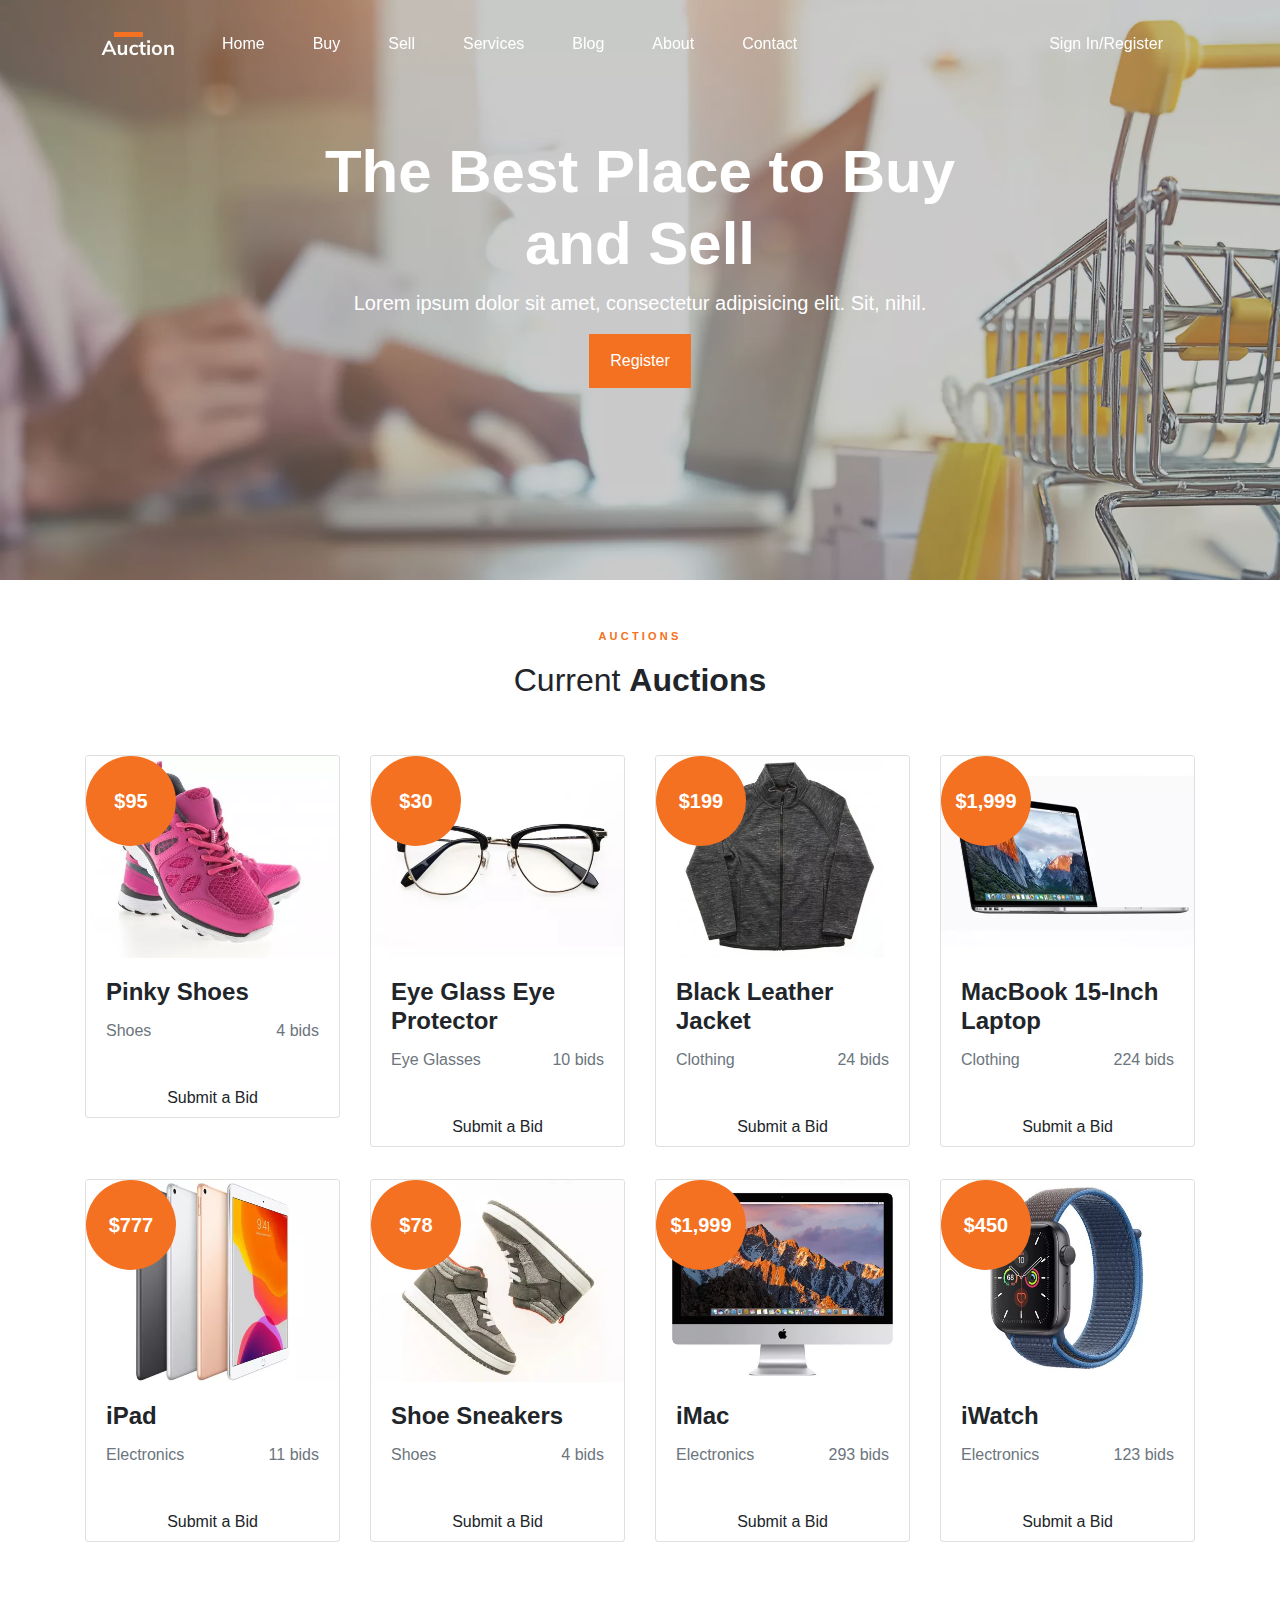
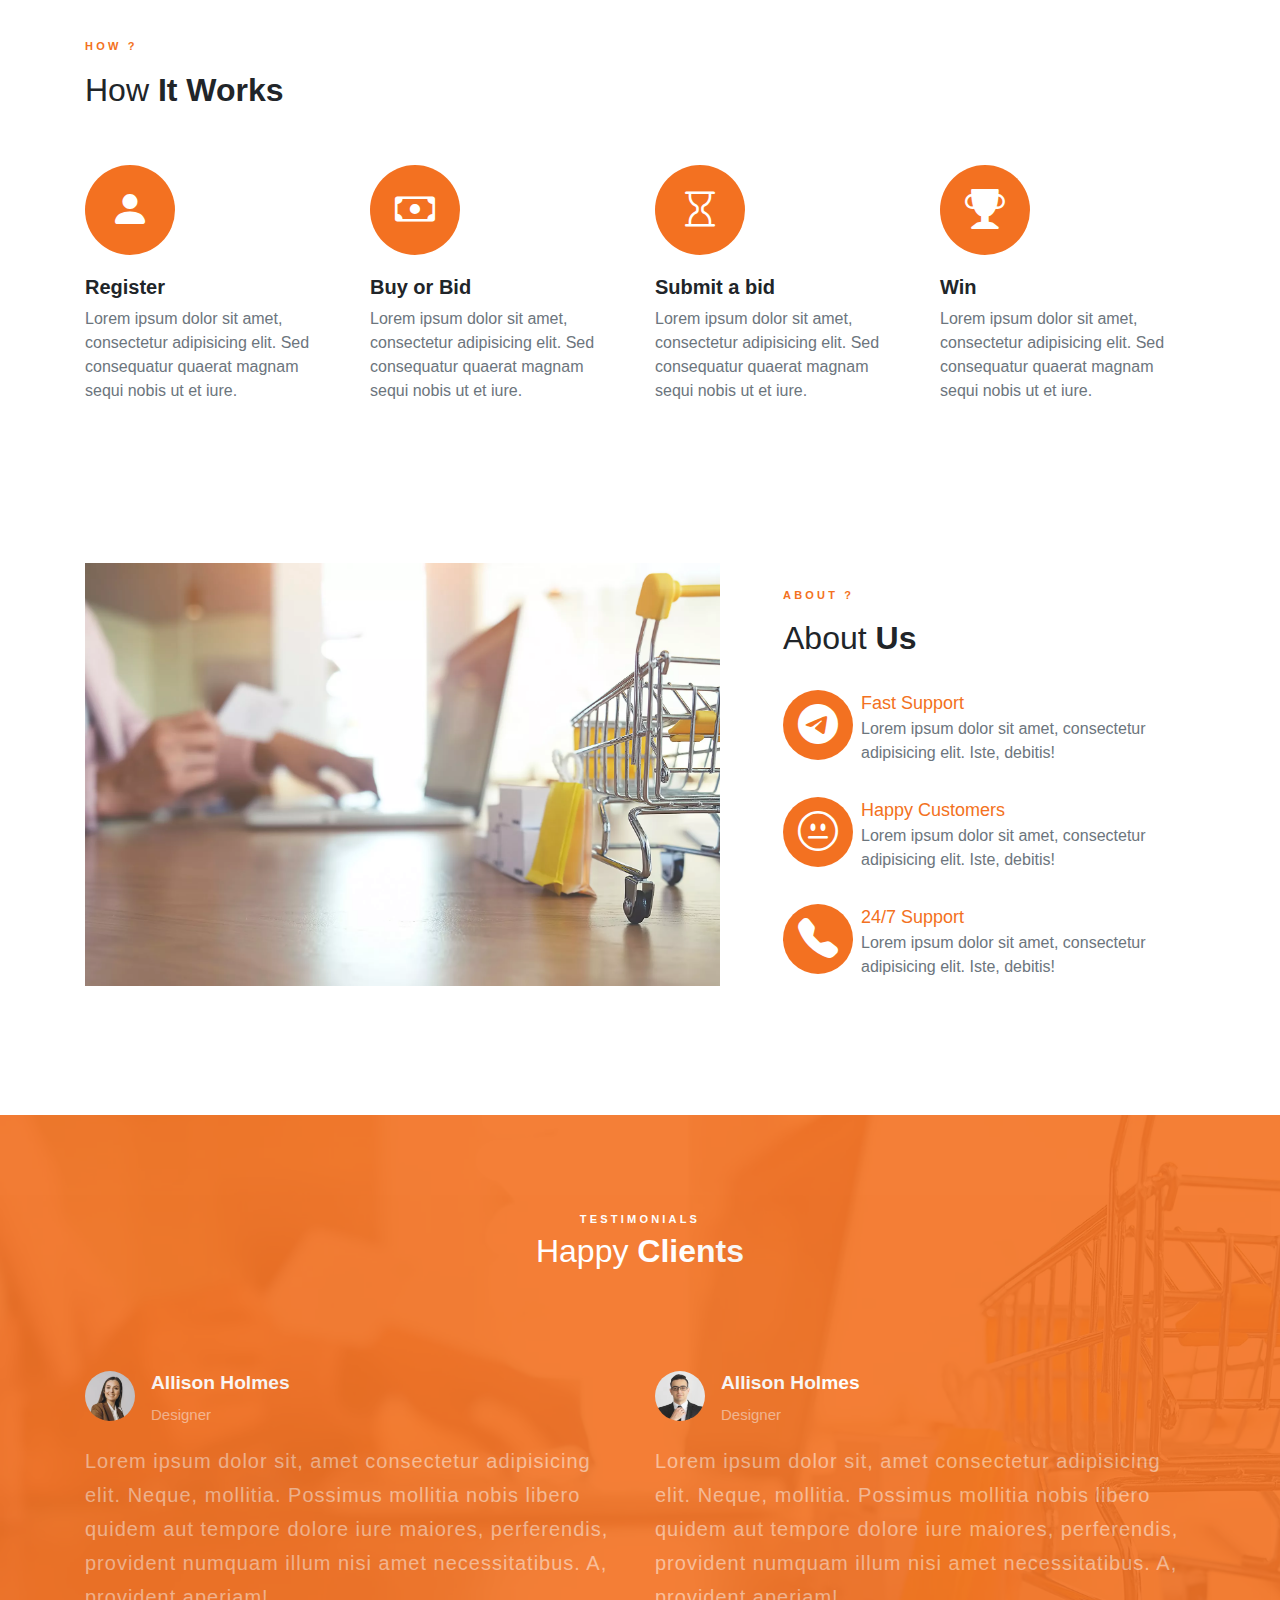
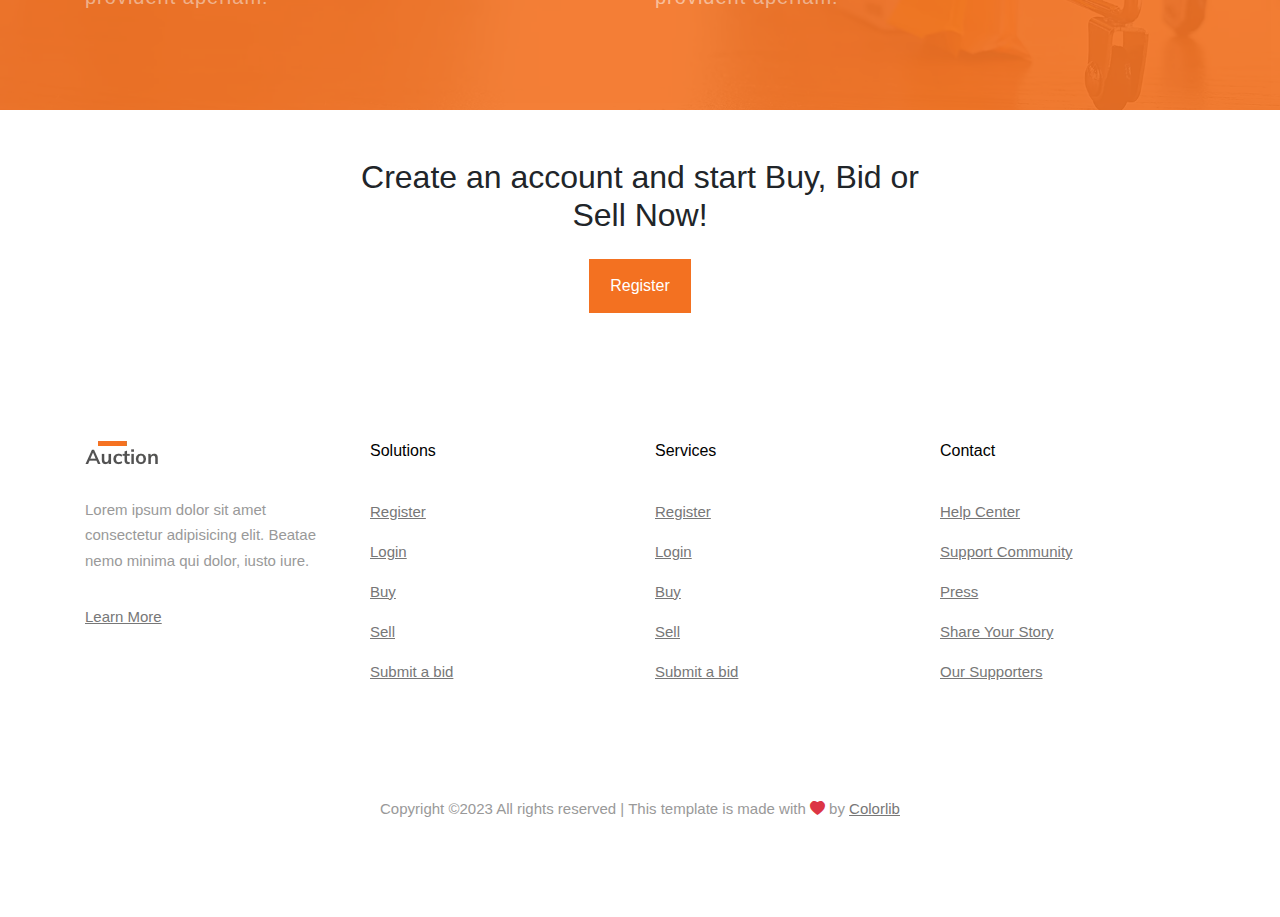
<file: bootstrap-auction/index.html>
<!DOCTYPE html>
<html lang="en">
<head>
    <meta charset="UTF-8">
    <meta http-equiv="X-UA-Compatible" content="IE=edge">
    <meta name="viewport" content="width=device-width, initial-scale=1.0">
    <title>Auction</title>
    <link rel="stylesheet" href="css/style.css">
    <link rel="stylesheet" href="css/bootstrap.min.css.css">
	<link rel="stylesheet" href="https://cdn.jsdelivr.net/npm/bootstrap-icons@1.11.2/font/bootstrap-icons.min.css">
    <script src="css/jquery.min.js.js"></script>
    <script src="css/bootstrap.min.js.js"></script>
</head>
<body data-spy="scroll" data-target=".navbar" data-offset="50">
    <div class="intro">
        <div class="introbg">
            <div class="container">
                <nav class="navbar navbar-expand-lg navbar-light py-4 sticky-top">
                    <a class="logo-intro mr-auto" href="#">
                      <img src="./images/logo.png.webp" alt="logo-intro">
                    </a>
                    <button class="navbar-toggler" type="button" data-toggle="collapse" data-target="#navbarSupportedContent" aria-controls="navbarSupportedContent" aria-expanded="false" aria-label="Toggle navigation">
                      <span class="navbar-toggler-icon text-white"></span>
                    </button>
                  
                    <div class="collapse navbar-collapse" id="navbarSupportedContent">
                        <ul class="navbar-nav px-lg-4">
                            <li class="nav-item active">
                            <a class="nav-link px-lg-4 text-white text-center" href="#">Home</a>
                            </li>
                            <li class="nav-item">
                            <a class="nav-link px-lg-4 text-white text-center" href="#">Buy</a>
                            </li>
                            <li class="nav-item">
                            <a class="nav-link px-lg-4 text-white text-center" href="#">Sell</a>
                            </li>
                            <li class="nav-item">
                            <a class="nav-link px-lg-4 text-white text-center" href="#">Services</a>
                            </li>
                            <li class="nav-item">
                            <a class="nav-link px-lg-4 text-white text-center" href="#">Blog</a>
                            </li>
                            <li class="nav-item">
                            <a class="nav-link px-lg-4 text-white text-center" href="#">About</a>
                            </li>
                            <li class="nav-item">
                            <a class="nav-link px-lg-4 text-white text-center" href="#">Contact</a>
                            </li>
                        </ul>
                        <div class="ml-auto text-center nav-item">
                            <a href="#" class="text-white nav-link">Sign In/Register</a>
                        </div>
                    </div>
                    
                </nav>
            </div>
            <div class="container pb-lg-5">
                <div class="row pb-lg-5">
                    <div class="col-lg-7 mx-auto text-center pb-lg-5">
                        <div class="introcntr py-5">
                            <h1 class="head-1 text-white">The Best Place to Buy and Sell</h1>
                            <p class="para-1 text-white">Lorem ipsum dolor sit amet, consectetur adipisicing elit. Sit, nihil.</p>
                            <div class="introbtn">
                                <button class="btn text-white">Register</button>
                            </div>
                        </div>
                    </div>
                </div>
            </div>
        </div>
    </div>
    <div class="current-auction">
        <div class="container">
            <div class="text-center py-5">
                <p class="para-2">AUCTIONS</p>
                <h4 class="head-2">Current <span class="font-weight-bold">Auctions</span></h4>
            </div>
        </div>
        <div class="container">
            <div class="row">
                <div class="col-lg-3 col-md-6 col-12 pb-3 pb-md-3 pb-lg-0">
                    <div class="card">
                        <img class="card-img-top" src="images/product_1.jpg.webp" alt="product_1">
                        <p class="circle">$95</p>
                        <div class="card-body">
                            <div class="card-title h4 font-weight-bold">Pinky Shoes</div>
                            <div class="card-text text-muted">
                                <p class="float-left">Shoes</p>
                                <p class="float-right">4 bids</p>
                            </div>
                        </div>
                        <button class="btn">Submit a Bid</button>
                    </div>
                </div>
                <div class="col-lg-3 col-md-6 col-12 pb-3 pb-md-3 pb-lg-0">
                    <div class="card">
                        <img class="card-img-top" src="images/product_2.jpg.webp" alt="product_2">
                        <p class="circle">$30</p>
                        <div class="card-body">
                            <div class="card-title h4 font-weight-bold">Eye Glass Eye Protector</div>
                            <div class="card-text text-muted">
                                <p class="float-left">Eye Glasses</p>
                                <p class="float-right">10 bids</p>
                            </div>
                        </div>
                        <button class="btn">Submit a Bid</button>
                    </div>
                </div>
                <div class="col-lg-3 col-md-6 col-12 pb-3 pb-md-3 pb-lg-0">
                    <div class="card">
                        <img class="card-img-top" src="images/product_3.jpg.webp" alt="product_3">
                        <p class="circle">$199</p>
                        <div class="card-body">
                            <div class="card-title h4 font-weight-bold">Black Leather Jacket</div>
                            <div class="card-text text-muted">
                                <p class="float-left">Clothing</p>
                                <p class="float-right">24 bids</p>
                            </div>
                        </div>
                        <button class="btn">Submit a Bid</button>
                    </div>
                </div>
                <div class="col-lg-3 col-md-6 col-12 pb-3 pb-md-3 pb-lg-0">
                    <div class="card">
                        <img class="card-img-top" src="images/product_4.jpg.webp" alt="product_4">
                        <p class="circle">$1,999</p>
                        <div class="card-body">
                            <div class="card-title h4 font-weight-bold">MacBook 15-Inch Laptop</div>
                            <div class="card-text text-muted">
                                <p class="float-left">Clothing</p>
                                <p class="float-right">224 bids</p>
                            </div>
                        </div>
                        <button class="btn">Submit a Bid</button>
                    </div>
                </div>
            </div>
            <div class="py-lg-3"></div>
            <div class="row">
                <div class="col-lg-3 col-md-6 col-12 pb-3 pb-md-3 pb-lg-0">
                    <div class="card">
                        <img class="card-img-top" src="images/product_5.jpg.webp" alt="product_5">
                        <p class="circle">$777</p>
                        <div class="card-body">
                            <div class="card-title h4 font-weight-bold">iPad</div>
                            <div class="card-text text-muted">
                                <p class="float-left">Electronics</p>
                                <p class="float-right">11 bids</p>
                            </div>
                        </div>
                        <button class="btn">Submit a Bid</button>
                    </div>
                </div>
                <div class="col-lg-3 col-md-6 col-12 pb-3 pb-md-3 pb-lg-0">
                    <div class="card">
                        <img class="card-img-top" src="images/product_6.jpg.webp" alt="product_6">
                        <p class="circle">$78</p>
                        <div class="card-body">
                            <div class="card-title h4 font-weight-bold">Shoe Sneakers</div>
                            <div class="card-text text-muted">
                                <p class="float-left">Shoes</p>
                                <p class="float-right">4 bids</p>
                            </div>
                        </div>
                        <button class="btn">Submit a Bid</button>
                    </div>
                </div>
                <div class="col-lg-3 col-md-6 col-12 pb-3 pb-md-3 pb-lg-0">
                    <div class="card">
                        <img class="card-img-top" src="images/product_7.jpg.webp" alt="product_7">
                        <p class="circle">$1,999</p>
                        <div class="card-body">
                            <div class="card-title h4 font-weight-bold">iMac</div>
                            <div class="card-text text-muted">
                                <p class="float-left">Electronics</p>
                                <p class="float-right">293 bids</p>
                            </div>
                        </div>
                        <button class="btn">Submit a Bid</button>
                    </div>
                </div>
                <div class="col-lg-3 col-md-6 col-12 pb-3 pb-md-3 pb-lg-0">
                    <div class="card">
                        <img class="card-img-top" src="images/product_8.jpg.webp" alt="product_8">
                        <p class="circle">$450</p>
                        <div class="card-body">
                            <div class="card-title h4 font-weight-bold">iWatch</div>
                            <div class="card-text text-muted">
                                <p class="float-left">Electronics</p>
                                <p class="float-right">123 bids</p>
                            </div>
                        </div>
                        <button class="btn">Submit a Bid</button>
                    </div>
                </div>
            </div>
        </div>
    </div>
    <div class="py-lg-5 py-md-5 py-3"></div>
    <div class="how">
        <div class="container">
            <div class="row">
                <div class="col mx-lg-0 mx-md-auto mx-auto">
                    <div class="text-align-left">
                        <p class="para-2">HOW ?</p>
                        <h4 class="head-2">How <span class="font-weight-bold">It Works</span></h4>
                    </div>
                </div>
            </div>
            <div class="row">
                <div class="col-lg-3 col-md-6 col-10 py-lg-5 py-md-3 py-3 mx-lg-0 mx-md-0 mx-auto">
                    <div class="step">
                        <p class="ico-1"><i class="bi bi-person-fill"></i></p>
                        <h3 class="head-3">Register</h3>
                        <p class="text-muted">Lorem ipsum dolor sit amet, consectetur adipisicing elit.
                            Sed consequatur quaerat magnam sequi nobis ut et iure.</p>
                    </div>
                </div>
                <div class="col-lg-3 col-md-6 col-10 py-lg-5 py-md-3 py-3 mx-lg-0 mx-md-0 mx-auto">
                    <div class="step">
                        <p class="ico-1"><i class="bi bi-cash"></i></p>
                        <h3 class="head-3">Buy or Bid</h3>
                        <p class="text-muted">Lorem ipsum dolor sit amet, consectetur adipisicing elit.
                         Sed consequatur quaerat magnam sequi nobis ut et iure.</p>
                    </div>
                </div>
                <div class="col-lg-3 col-md-6 col-10 py-lg-5 py-md-3 py-3 mx-lg-0 mx-md-0 mx-auto">
                    <div class="step">
                        <p class="ico-1"><i class="bi bi-hourglass"></i></p>
                        <h3 class="head-3">Submit a bid</h3>
                        <p class="text-muted">Lorem ipsum dolor sit amet, consectetur adipisicing elit.
                         Sed consequatur quaerat magnam sequi nobis ut et iure.</p>
                    </div>
                </div>
                <div class="col-lg-3 col-md-6 col-10 py-lg-5 py-md-3 py-3 mx-lg-0 mx-md-0 mx-auto">
                    <div class="step">
                        <p class="ico-1"><i class="bi bi-trophy-fill"></i></p>
                        <h3 class="head-3">Win</h3>
                        <p class="text-muted">Lorem ipsum dolor sit amet, consectetur adipisicing elit.
                         Sed consequatur quaerat magnam sequi nobis ut et iure.</p>
                    </div>
                </div>
            </div>
        </div>
    </div>
    <div class="py-lg-5 py-md-5 py-3"></div>
    <div class="about">
        <div class="container">
            <div class="row">
                <div class="col-lg-7">
                    <img class="img-fluid" src="images/hero_1.jpg.webp" alt="hero_1">
                </div>
                <div class="col-lg-5 pl-lg-5 pt-md-4 pt-3">
                    <div class="text-align-left">
                        <p class="para-2">ABOUT ?</p>
                        <h4 class="head-2">About <span class="font-weight-bold">Us</span></h4>
                        <div class="about-section py-3">
                            <div class="d-flex py-2">
                                <div class="left">
                                    <span class="ico-2 mr-2"><i class="bi bi-telegram"></i></span>
                                </div>
                                <div class="right">
                                    <p class="para-3">Fast Support</p>
                                    <p class="text-muted">Lorem ipsum dolor sit amet, consectetur adipisicing elit. Iste, debitis!</p>
                                </div>
                            </div>
                            <div class="d-flex py-2">
                                <div class="left">
                                    <span class="ico-2 mr-2"><i class="bi bi-emoji-neutral"></i></span>
                                </div>
                                <div class="right">
                                    <p class="para-3">Happy Customers</p>
                                    <p class="text-muted">Lorem ipsum dolor sit amet, consectetur adipisicing elit. Iste, debitis!</p>
                                </div>
                            </div>
                            <div class="d-flex py-2">
                                <div class="left">
                                    <span class="ico-2 mr-2"><i class="bi bi-telephone-fill"></i></span>
                                </div>
                                <div class="right">
                                    <p class="para-3">24/7 Support</p>
                                    <p class="text-muted">Lorem ipsum dolor sit amet, consectetur adipisicing elit. Iste, debitis!</p>
                                </div>
                            </div>
                        </div>
                    </div>
                </div>
            </div>
        </div>
    </div>
    <div class="py-5"></div>
    <div class="testimonial">
        <div class="testimonialbg">
            <div class="container">
                <div class="text-center py-5">
                    <div class="text-white para-2 pt-lg-5">TESTIMONIALS</div>
                    <div class="text-white head-2">Happy <span class="font-weight-bold">Clients</span></div>
                </div>
            </div>
            <div class="container">
                <div class="row">
                    <div class="col-lg-6 col-md-6 col-12 py-lg-5">
                        <div class="d-flex">
                            <div class="profile mr-3">
                                <img class="sm-img" src="images/person_1.jpg.webp" alt="person_1">
                            </div>
                            <div class="name">
                                <h4 class="head-4 text-white">Allison Holmes</h4>
                                <div class="para-4 p-clr">Designer</div>
                            </div>
                        </div>
                        <div class="para-5 py-3 pb-lg-5">Lorem ipsum dolor sit, amet consectetur adipisicing elit. Neque, mollitia.
                             Possimus mollitia nobis libero quidem aut tempore dolore iure maiores, perferendis, provident numquam
                              illum nisi amet necessitatibus. A, provident aperiam!</div>
                    </div>
                    <div class="col-lg-6 col-md-6 col-12 py-lg-5">
                        <div class="d-flex">
                            <div class="profile mr-3">
                                <img class="sm-img" src="images/person_2.jpg.webp" alt="person_2">
                            </div>
                            <div class="name">
                                <h4 class="head-4 text-white">Allison Holmes</h4>
                                <div class="para-4 p-clr">Designer</div>
                            </div>
                        </div>
                        <div class="para-5 py-3 pb-lg-5">Lorem ipsum dolor sit, amet consectetur adipisicing elit. Neque, mollitia.
                            Possimus mollitia nobis libero quidem aut tempore dolore iure maiores, perferendis, provident numquam
                             illum nisi amet necessitatibus. A, provident aperiam!</div>
                    </div>
                </div>
            </div>
        </div>
    </div>
    <div class="register">
        <div class="container">
            <div class="row">
                <div class="col-lg-10 col-md-10 col-11 mx-auto py-5 justify-content-center text-center">
                    <h2 class="head-2 text-black">Create an account and start Buy, Bid or <br>Sell Now!</h2>
                    <div class="introbtn py-3">
                        <button class="btn text-white">Register</button>
                    </div>
                </div>
            </div>
        </div>
    </div>
    <div class="footer bg-white">
        <div class="container">
            <div class="row py-lg-5">
                <div class="col-lg-3 col-md-6 col-10 mx-auto">
                    <img class="img-fluid py-3" src="images/logo_footer.png.webp" alt="logo">
                    <p class="para-4 para-clr py-3">Lorem ipsum dolor sit amet consectetur adipisicing elit. Beatae nemo minima qui dolor, iusto iure.</p>
                    <p><a class="foot py-3" href="#">Learn More</a></p>
                </div>
                <div class="col-lg-3 col-md-6 col-10 mx-auto">
                    <h3 class="head-5 py-3">Solutions</h3>
                    <p class="pt-3"><a class="foot" href="#">Register</a></p>
                    <p><a class="foot" href="#">Login</a></p>
                    <p><a class="foot" href="#">Buy</a></p>
                    <p><a class="foot" href="#">Sell</a></p>
                    <p><a class="foot" href="#">Submit a bid</a></p>
                </div>
                <div class="col-lg-3 col-md-6 col-10 mx-auto">
                    <h3 class="head-5 py-3">Services</h3>
                    <p class="pt-3"><a class="foot" href="#">Register</a></p>
                    <p><a class="foot" href="#">Login</a></p>
                    <p><a class="foot" href="#">Buy</a></p>
                    <p><a class="foot" href="#">Sell</a></p>
                    <p><a class="foot" href="#">Submit a bid</a></p>
                </div>
                <div class="col-lg-3 col-md-6 col-10 mx-auto">
                    <h3 class="head-5 py-3">Contact</h3>
                    <p class="pt-3"><a class="foot" href="#">Help Center</a></p>
                    <p><a class="foot" href="#">Support Community</a></p>
                    <p><a class="foot" href="#">Press</a></p>
                    <p><a class="foot" href="#">Share Your Story</a></p>
                    <p><a class="foot" href="#">Our Supporters</a></p>
                </div>
            </div>
        </div>
        <div class="container">
            <div class="row pb-lg-5">
                <div class="col mx-auto para-clr text-center para-4 py-5">
                    Copyright &copy;2023 All rights reserved | This template is made with <i class="bi bi-heart-fill text-danger"></i> by <span class="foot">Colorlib</span>
                </div>
            </div>
        </div>
    </div>
</body>
</html>
</file>
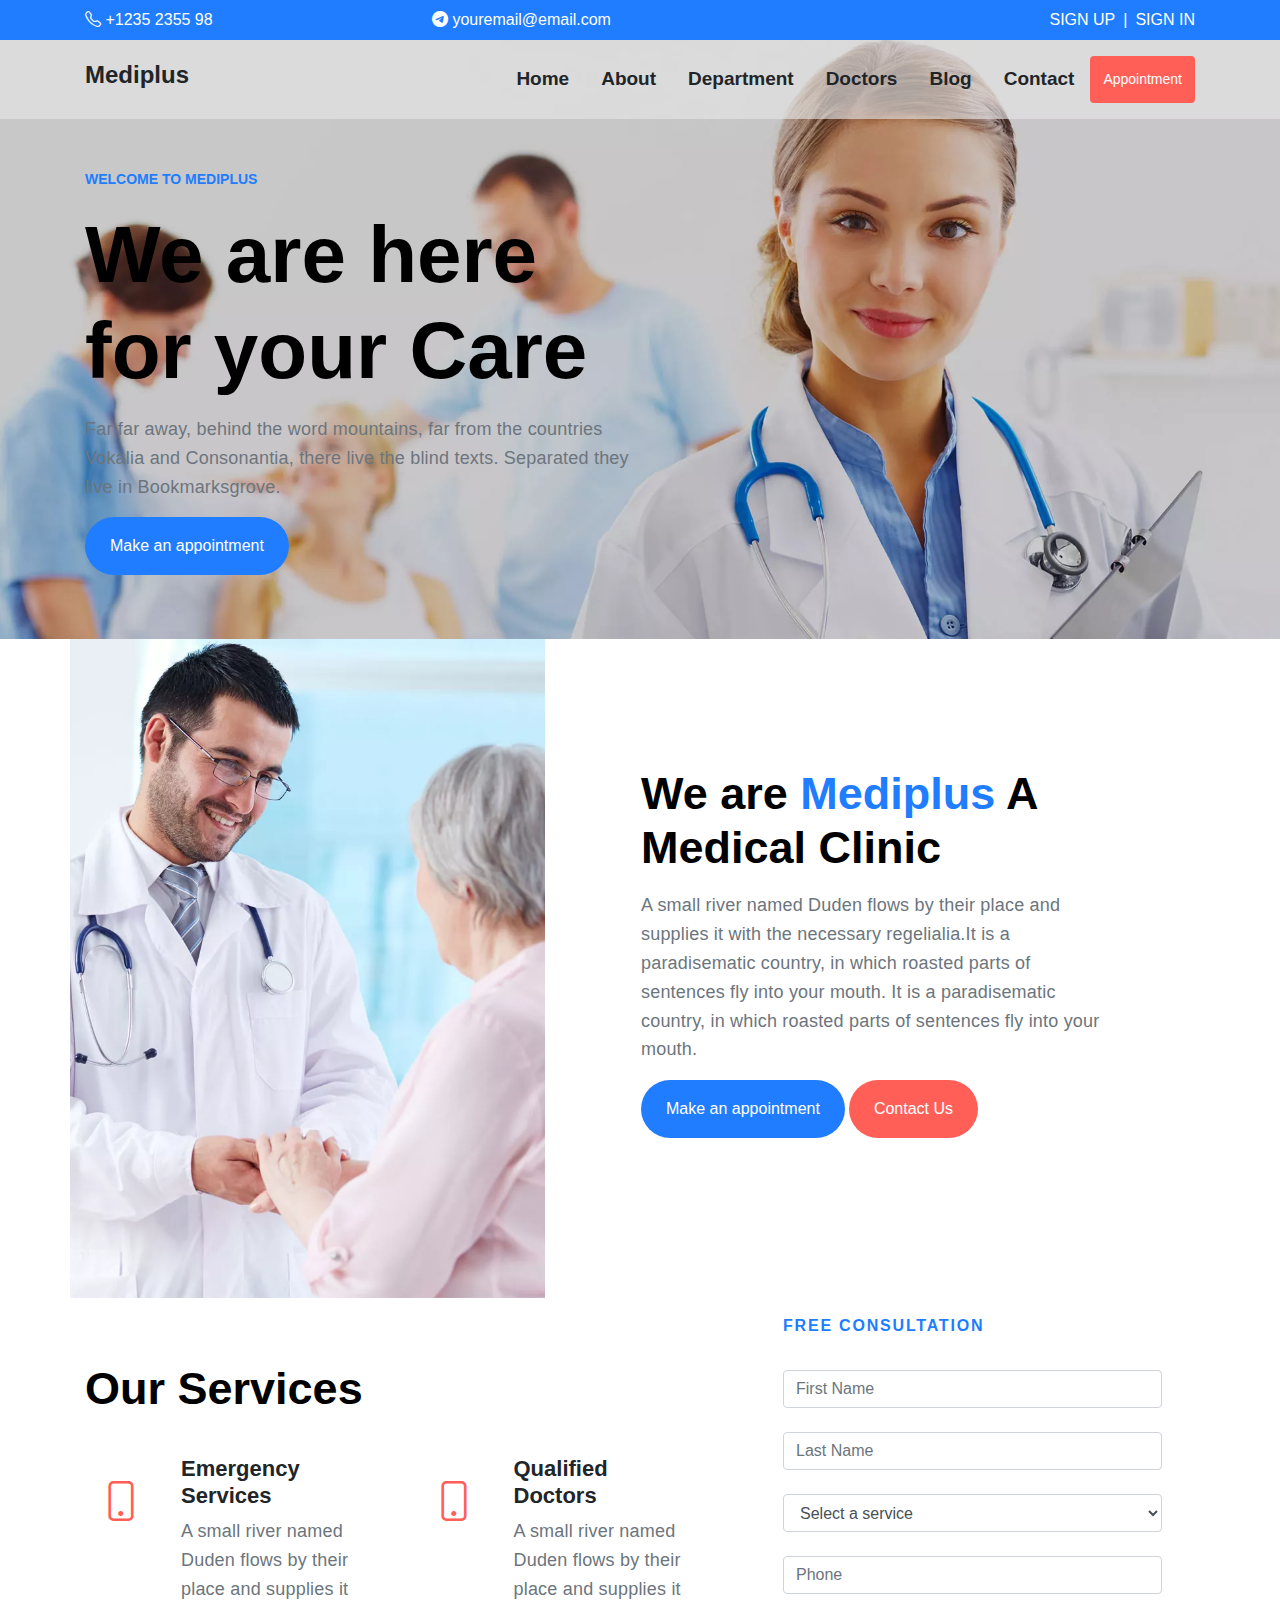
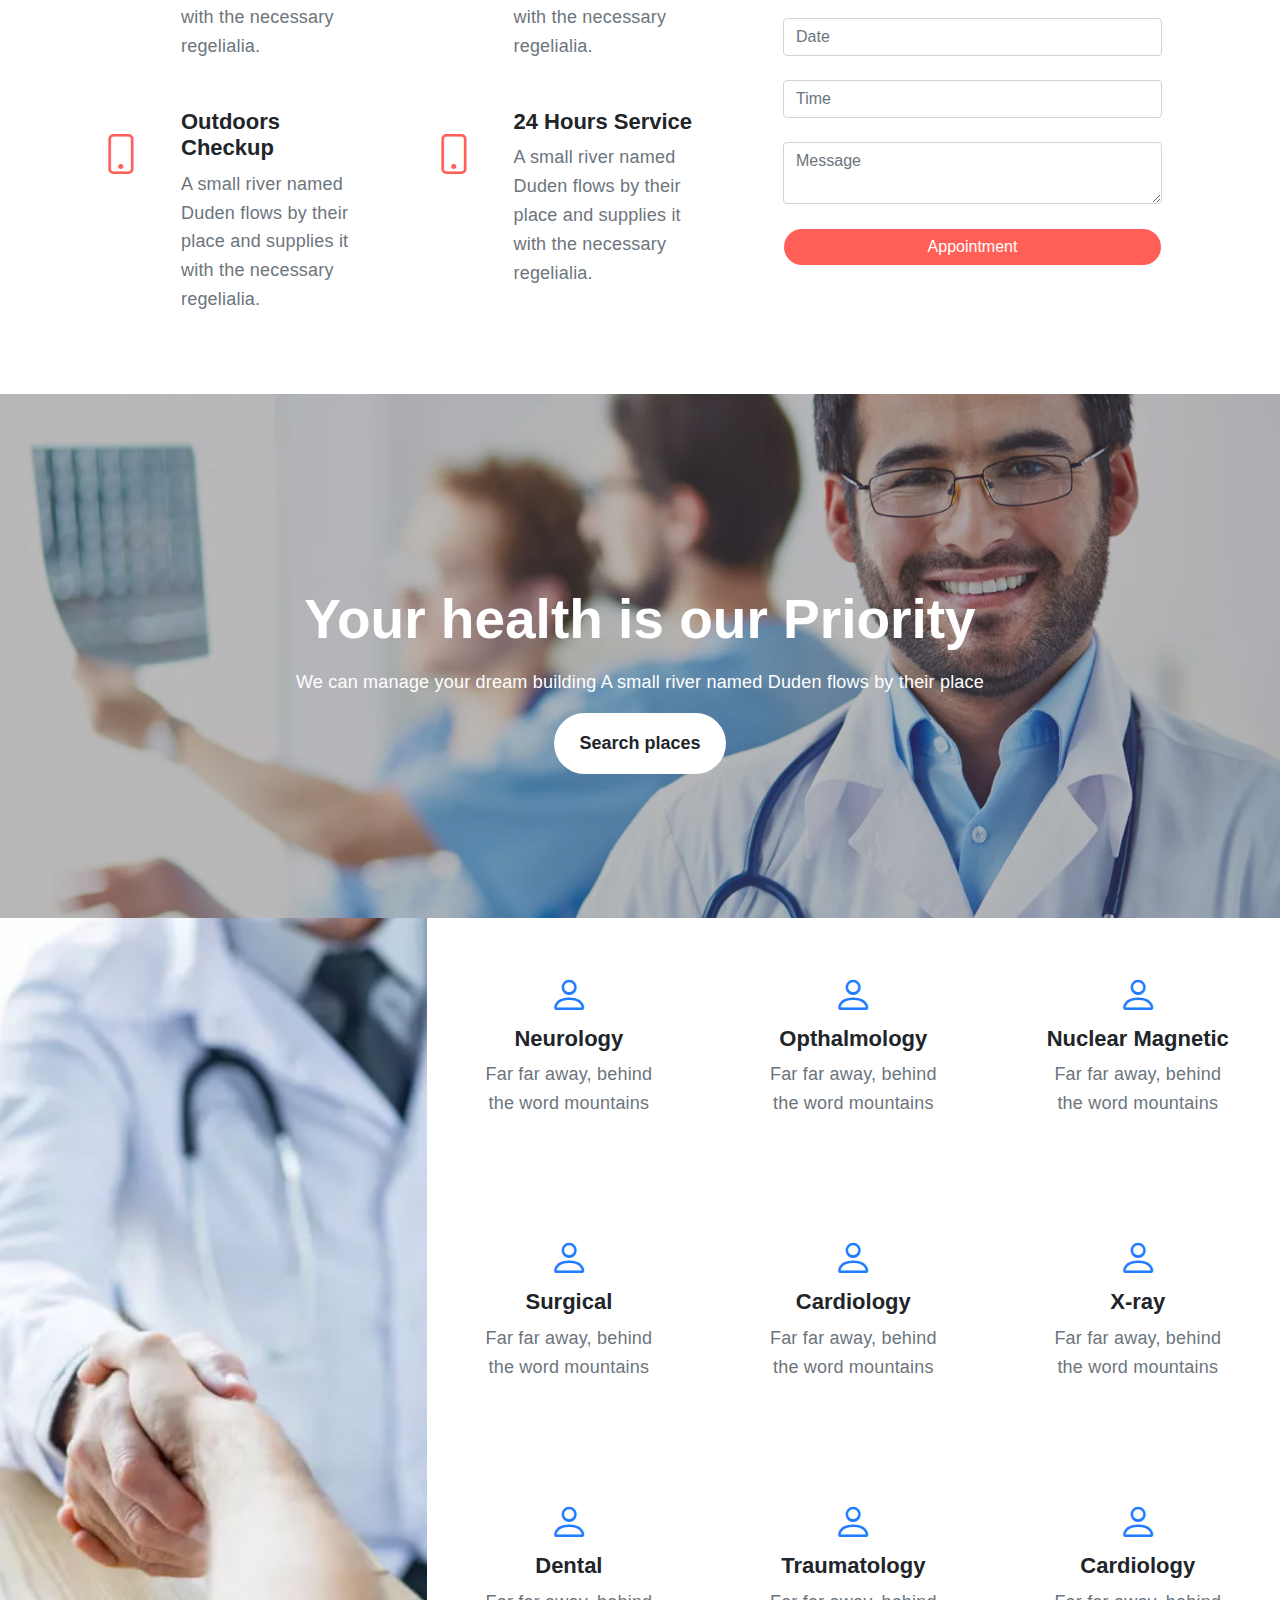
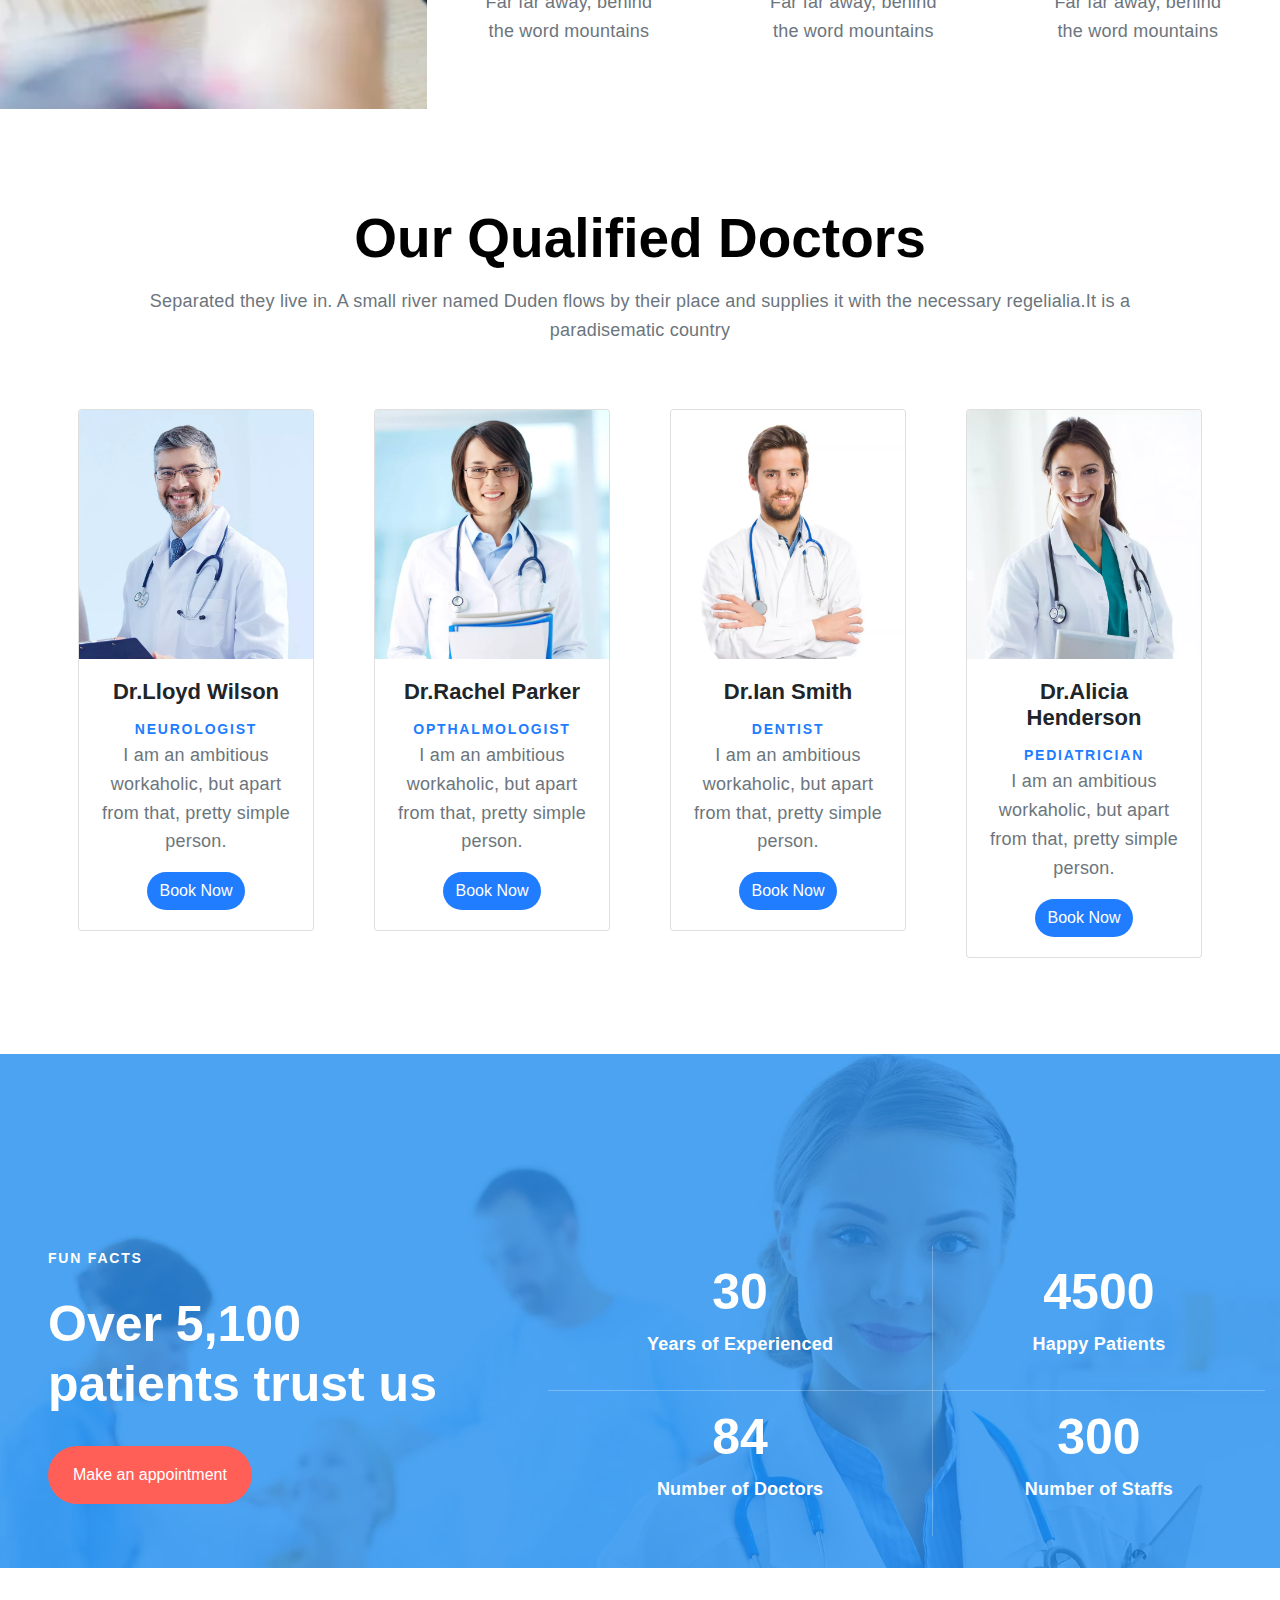
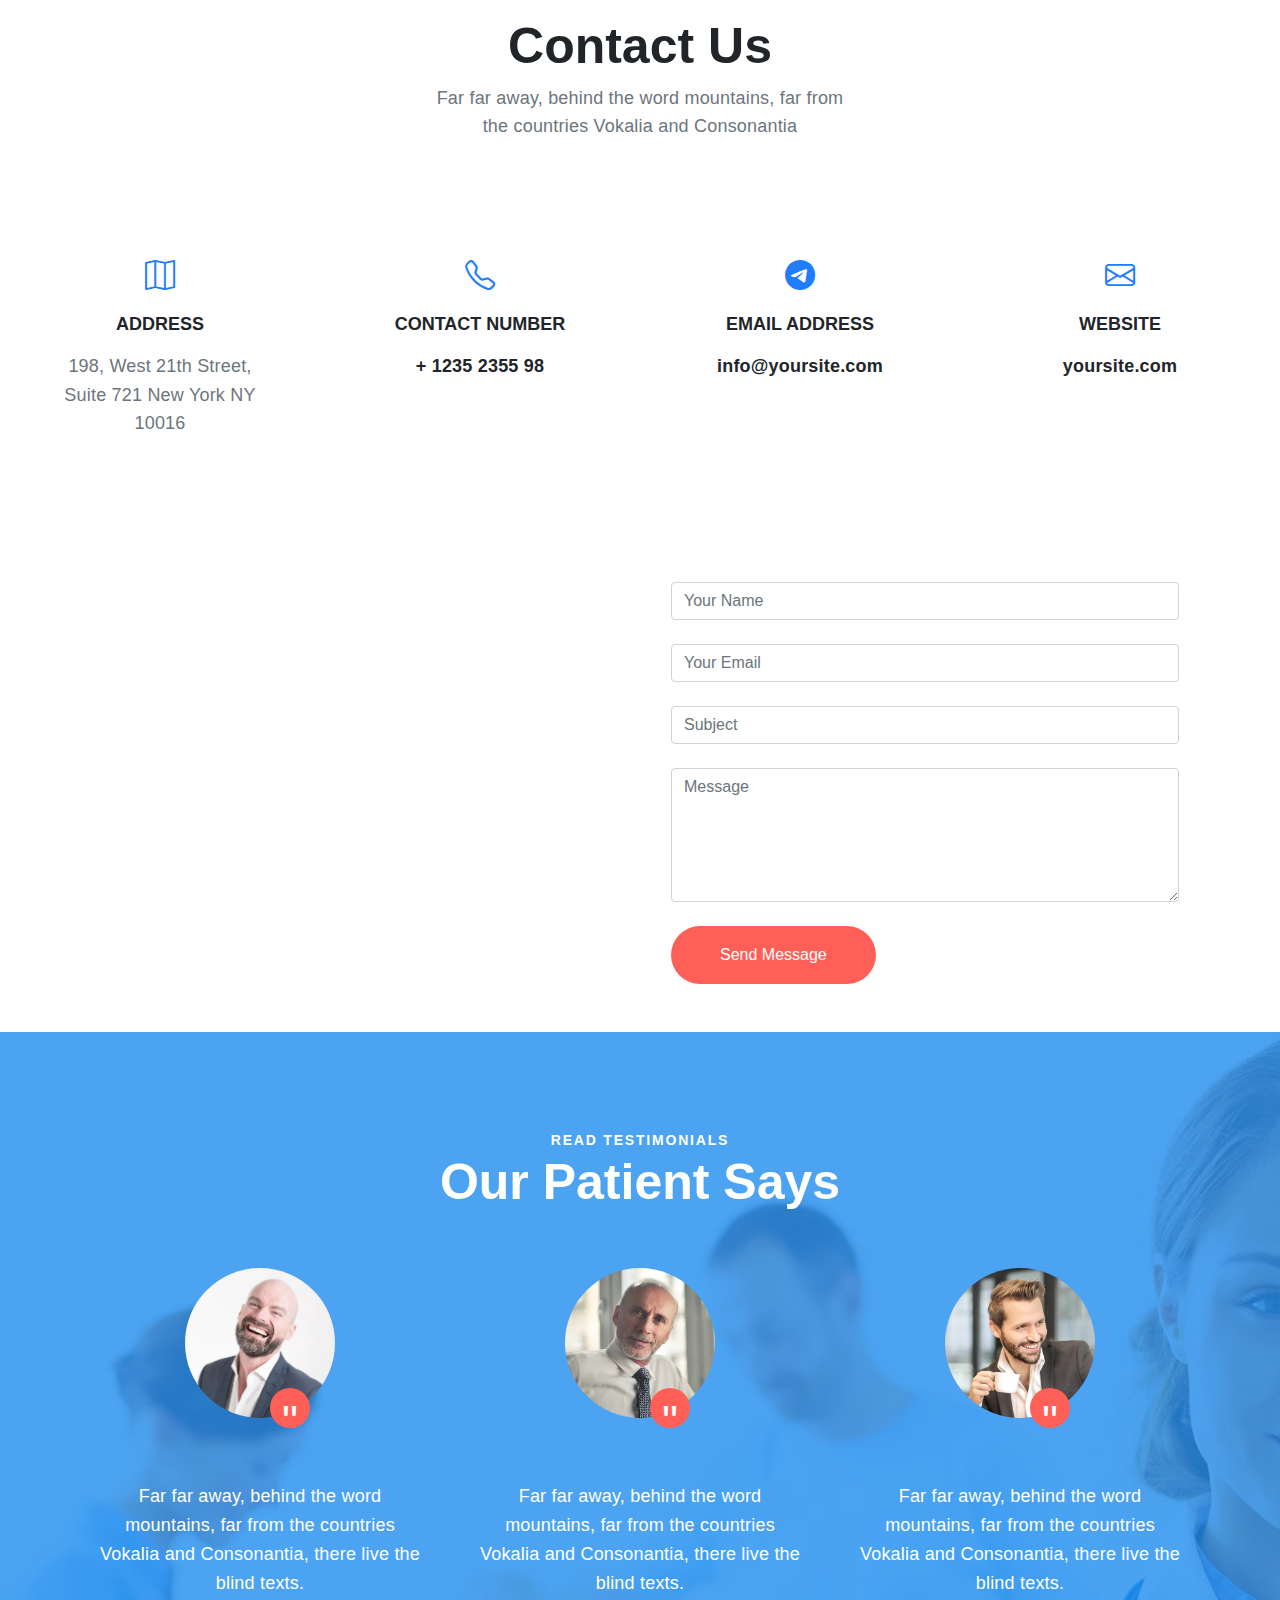
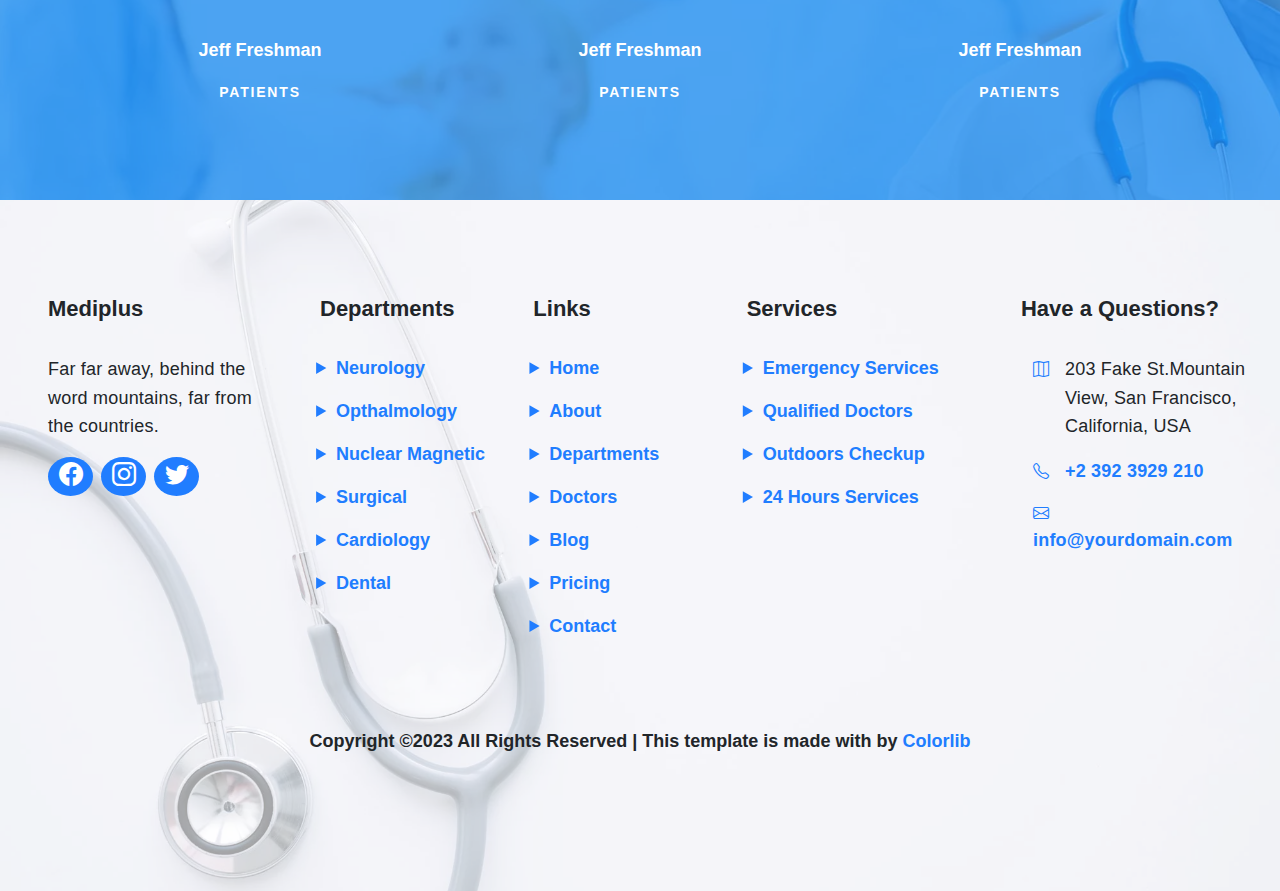
<file: bootstrap-mediplus/index.html>
<!DOCTYPE html>
<html lang="en">
<head>
    <meta charset="UTF-8">
    <meta http-equiv="X-UA-Compatible" content="IE=edge">
    <meta name="viewport" content="width=device-width, initial-scale=1.0">
    <title>Mediplus</title>
    <link rel="stylesheet" href="css/style.css">
    <link rel="stylesheet" href="css/bootstrap.min.css">
	<link rel="stylesheet" href="https://cdn.jsdelivr.net/npm/bootstrap-icons@1.11.2/font/bootstrap-icons.min.css">
    <script src="css/jquery.min.js"></script>
    <script src="css/bootstrap.min.js.js"></script>
</head>
<body>
   <div class="container-fluid px-0">
        <div class="bluebg">
            <div class="container-lg d-lg-flex d-md-block text-center text-white py-2">
                <p class=" my-lg-auto mb-md-3"><i class="bi bi-telephone"></i> +1235 2355 98</p>
                <p class="mx-lg-auto my-lg-auto mb-md-3"><i class="bi bi-telegram"></i> youremail@email.com</p>
                <p class="ml-lg-auto my-lg-auto mb-md-3">SIGN UP<span class="mx-2">|</span>SIGN IN</p>
            </div>
        </div>
        <div class="banner container-fluid px-0">
            <div class="navcntr">
                <div class="container-lg">
                    <nav class="navbar navbar-expand-lg px-0 py-3">
                        <h4 class="font-weight-bolder text-center">Mediplus</h4>
                        <button class="navbar-toggler" type="button" data-toggle="collapse" data-target="#navbarSupportedContent" aria-controls="navbarSupportedContent" aria-expanded="false" aria-label="Toggle navigation">
                          <span class="navbar-toggler-icon bi bi-list"></span>
                        </button>
                      
                        <div class="collapse navbar-collapse reddiv text-center" id="navbarSupportedContent">
                          <ul class="navbar-nav ml-lg-auto toplist">
                            <li class="nav-item px-3 my-lg-0 my-2">Home</li>
                            <li class="nav-item px-3 my-lg-0 my-2">About</li>
                            <li class="nav-item px-3 my-lg-0 my-2">Department</li>
                            <li class="nav-item px-3 my-lg-0 my-2">Doctors</li>
                            <li class="nav-item px-3 my-lg-0 my-2">Blog</li>
                            <li class="nav-item px-3 my-lg-0 my-2">Contact</li>
                          </ul>
                            <button class="btn my-2 my-sm-0" type="submit">Appointment</button>
                        </div>
                    </nav>
                </div>
            </div>
            <div class="container-fluid px-0">
                <div class="container-lg">
                    <div class="col-lg-6 px-lg-0 px-md-5 mt-5 pb-5 mx-lg-0 mx-md-auto">
                        <small class="blue font-weight-bold my-3">WELCOME TO MEDIPLUS</small>
                        <h1 class="font-weight-bolder head-1 my-3">We are here for your Care</h1>
                        <p class="para text-muted my-3">Far far away, behind the word mountains, far from the countries
                            Vokalia and Consonantia, there live the blind texts. Separated
                            they live in Bookmarksgrove.
                        </p>
                        <div class="bluediv my-3">
                            <button class="btn rounded-pill text-white py-3 px-4">Make an appointment</button>
                        </div>
                    </div>
                </div>
            </div>
        </div>
        <div class="container-lg">
            <div class="row">
                <div class="col-lg-5 imgcntr-1"></div>
                <div class="col-lg-7 p-lg-5 px-md-5 py-md-3">
                    <div class="p-lg-5 mt-3 mb-lg-5">
                        <h1 class="head-2 font-weight-bolder my-3">We are <span class="blue">Mediplus</span> A
                            Medical Clinic</h1>
                            <p class="para text-muted my-3">A small river named Duden flows by their place and supplies it
                                with the necessary regelialia.It is a paradisematic country, in
                                which roasted parts of sentences fly into your mouth. It is a
                                paradisematic country, in which roasted parts of sentences fly
                                into your mouth.
                            </p>
                            <div class="d-lg-flex d-md-flex d-block my-3">
                                <div class="bluediv">
                                    <button class="btn rounded-pill text-white py-3 px-4">Make an appointment</button>
                                </div>
                                <div class="redbtn ml-lg-1 ml-md-1 ml-0 mt-lg-0 mt-md-0 mt-1">
                                    <button class="btn rounded-pill text-white py-3 px-4">Contact Us</button>
                                </div>
                            </div>
                    </div>
                </div>
            </div>
        </div>
        <div class="container">
            <div class="row">
                <div class="col-lg-7 py-lg-5">
                    <h1 class="head-2 py-3 font-weight-bolder">Our Services</h1>
                    <div class="row">
                        <div class="col-lg-6 col">
                            <div class="d-flex i-size">
                                <i class="bi bi-phone p-3 mt-3 red"></i>
                                <div class="px-4 py-3">
                                    <h5 class="head-3">Emergency Services</h5>
                                    <p class="para text-muted">A small river named Duden flows by their place and supplies it
                                        with the necessary regelialia.</p>
                                </div>
                            </div>
                        </div>
                        <div class="col-lg-6 col">
                            <div class="d-flex i-size">
                                <i class="bi bi-phone p-3 mt-3 red"></i>
                                <div class="px-4 py-3">
                                    <h5 class="head-3">Qualified Doctors</h5>
                                    <p class="para text-muted">A small river named Duden flows by their place and supplies it
                                        with the necessary regelialia.</p>
                                </div>
                            </div>
                        </div>
                        <div class="w-100"></div>
                        <div class="col-lg-6 col">
                            <div class="d-flex i-size">
                                <i class="bi bi-phone p-3 mt-3 red"></i>
                                <div class="px-4 py-3">
                                    <h5 class="head-3">Outdoors Checkup</h5>
                                    <p class="para text-muted">A small river named Duden flows by their place and supplies it
                                        with the necessary regelialia.</p>
                                </div>
                            </div>
                        </div>
                        <div class="col-lg-6 col">
                            <div class="d-flex i-size">
                                <i class="bi bi-phone p-3 mt-3 red"></i>
                                <div class="px-4 py-3">
                                    <h5 class="head-3">24 Hours Service</h5>
                                    <p class="para text-muted">A small river named Duden flows by their place and supplies it
                                        with the necessary regelialia.</p>
                                </div>
                            </div>
                        </div>
                    </div>
                </div>
                <div class="col-lg-5 col-md-9 mx-auto px-5 py-3">
                    <p class="blue free font-weight-bold">FREE CONSULTATION</p>
                    <div class="py-3">
                        <form action="#">
                            <div class="form-group">
                                <input class="form-control" type="text" placeholder="First Name"><br>
                                <input class="form-control" type="text" placeholder="Last Name"><br>
                                <select class="form-control" name="services" id="services"><br>
                                    <option selected>Select a service</option>
                                    <option>Emergency</option>
                                    <option>Doctor Consult</option>
                                    <option>Outdoor Checkup</option>
                                </select><br>
                                <input class="form-control" type="tel" placeholder="Phone"><br>
                                <input class="form-control" type="text" placeholder="Date" onfocus="(this. type='date')"><br>
                                <input class="form-control" type="text" placeholder="Time" onfocus="(this. type='time')"><br>
                                <textarea class="form-control" placeholder="Message"></textarea><br>
                                <div class="redbtn">
                                    <button class="btn rounded-pill form-control text-white">Appointment</button>
                                </div>
                            </div>
                        </form>
                    </div>
                </div>
            </div>
        </div>
        <div class="container-fluid px-0">
            <div class="imgcntr-2 text-center">
                <div class="py-5 searchbg">
                    <div class="py-lg-5 py-md-5 py-0">
                        <h1 class="head-4 text-white font-weight-bolder pt-lg-5 mt-5 mb-3">Your health is our Priority</h1>
                        <p class="para text-white">We can manage your dream building A small river named Duden flows by their place</p>
                        <div class="white">
                            <button class="btn rounded-pill px-4 py-3 mb-5">Search places</button>
                        </div>
                    </div>
                </div>
            </div>
        </div>
        <div class="container-fluid px-0">
            <div class="row mx-0">
                <div class="col-lg-4 imgcntr-3"></div>
                <div class="col-lg-8">
                    <div class="row">
                        <div class="col-lg-4 col-md-4 col-12 dept text-center p-lg-5 p-3">
                            <i class="bi bi-person blue"></i>
                            <h5 class="head-3">Neurology</h5>
                            <p class="para text-muted">Far far away, behind the word mountains</p>
                        </div>
                        <div class="col-lg-4 col-md-4 col-12 dept text-center p-lg-5 p-3">
                            <i class="bi bi-person blue"></i>
                            <h5 class="head-3">Opthalmology</h5>
                            <p class="para text-muted">Far far away, behind the word mountains</p>
                        </div>
                        <div class="col-lg-4 col-md-4 col-12 dept text-center p-lg-5 p-3">
                            <i class="bi bi-person blue"></i>
                            <h5 class="head-3">Nuclear Magnetic</h5>
                            <p class="para text-muted">Far far away, behind the word mountains</p>
                        </div>
                        
                        <div class="col-lg-4 col-md-4 col-12 dept text-center p-lg-5 p-3">
                            <i class="bi bi-person blue"></i>
                            <h5 class="head-3">Surgical</h5>
                            <p class="para text-muted">Far far away, behind the word mountains</p>
                        </div>
                        <div class="col-lg-4 col-md-4 col-12 dept text-center p-lg-5 p-3">
                            <i class="bi bi-person blue"></i>
                            <h5 class="head-3">Cardiology</h5>
                            <p class="para text-muted">Far far away, behind the word mountains</p>
                        </div>
                        <div class="col-lg-4 col-md-4 col-12 dept text-center p-lg-5 p-3">
                            <i class="bi bi-person blue"></i>
                            <h5 class="head-3">X-ray</h5>
                            <p class="para text-muted">Far far away, behind the word mountains</p>
                        </div>
                        
                        <div class="col-lg-4 col-md-4 col-12 dept text-center p-lg-5 p-3">
                            <i class="bi bi-person blue"></i>
                            <h5 class="head-3">Dental</h5>
                            <p class="para text-muted">Far far away, behind the word mountains</p>
                        </div>
                        <div class="col-lg-4 col-md-4 col-12 dept text-center p-lg-5 p-3">
                            <i class="bi bi-person blue"></i>
                            <h5 class="head-3">Traumatology</h5>
                            <p class="para text-muted">Far far away, behind the word mountains</p>
                        </div>
                        <div class="col-lg-4 col-md-4 col-12 dept text-center p-lg-5 p-3">
                            <i class="bi bi-person blue"></i>
                            <h5 class="head-3">Cardiology</h5>
                            <p class="para text-muted">Far far away, behind the word mountains</p>
                        </div>
                    </div>
                </div>
            </div>
        </div>
        <div class="container-fluid px-0">
            <div class="row mx-0">
            <div class="col-lg-12 text-center p-lg-5">
                <div class="px-lg-5 px-md-5 px-3">
                    <h1 class="head-4 mt-5 mb-3 font-weight-bolder">Our Qualified Doctors</h1>
                    <p class="para text-muted mx-lg-5 mx-auto">Separated they live in. A small river named Duden flows by their place and supplies it
                        with the necessary regelialia.It is a paradisematic country</p>
                </div>
            </div>
        </div>
        </div>
        <div class="container-fluid px-0 pb-lg-5">
            <div class="row card-deck mx-0 px-lg-5 pb-5">
                <div class="col-lg-3 col-md-6">
                    <div class="card">
                        <img src="images/doc-1.jpg.webp" class="card-img-top" alt="doc-1">
                        <div class="card-body text-center">
                            <h5 class="card-title head-3">Dr.Lloyd Wilson</h5>
                            <small class="card-text blue name font-weight-bold">NEUROLOGIST</small>
                            <p class="card-text para text-muted">I am an ambitious workaholic, but apart from that, pretty simple person.</p>
                            <div class="bluediv">
                                <button type="button" class="btn rounded-pill text-white">Book Now</button>
                            </div>
                        </div>
                    </div>
                </div>
                <div class="col-lg-3 col-md-6">
                    <div class="card">
                        <img src="images/doc-2.jpg.webp" class="card-img-top" alt="doc-2">
                        <div class="card-body text-center">
                            <h5 class="card-title head-3">Dr.Rachel Parker</h5>
                            <small class="card-text blue name font-weight-bold">OPTHALMOLOGIST</small>
                            <p class="card-text para text-muted">I am an ambitious workaholic, but apart from that, pretty simple person.</p>
                            <div class="bluediv">
                                <button type="button" class="btn rounded-pill text-white">Book Now</button>
                            </div>
                        </div>
                    </div>
                </div>
                <div class="col-lg-3 col-md-6">
                    <div class="card">
                        <img src="images/doc-3.jpg.webp" class="card-img-top" alt="doc-3">
                        <div class="card-body text-center">
                            <h5 class="card-title head-3">Dr.Ian Smith</h5>
                            <small class="card-text blue name font-weight-bold">DENTIST</small>
                            <p class="card-text para text-muted">I am an ambitious workaholic, but apart from that, pretty simple person.</p>
                            <div class="bluediv">
                                <button type="button" class="btn rounded-pill text-white">Book Now</button>
                            </div>
                        </div>
                    </div>
                </div>
                <div class="col-lg-3 col-md-6">
                    <div class="card">
                        <img src="images/doc-4.jpg.webp" class="card-img-top" alt="doc-4">
                        <div class="card-body text-center">
                            <h5 class="card-title head-3">Dr.Alicia Henderson</h5>
                            <small class="card-text blue name font-weight-bold">PEDIATRICIAN</small>
                            <p class="card-text para text-muted">I am an ambitious workaholic, but apart from that, pretty simple person.</p>
                            <div class="bluediv">
                                <button type="button" class="btn rounded-pill text-white">Book Now</button>
                            </div>
                        </div>
                    </div>
                </div>
            </div>
        </div>
        <div class="banner container-fluid px-0">
                    <div class="row patientbg mx-0">
                        <div class="col-lg-5 text-white py-lg-5 px-lg-5 px-md-3 px-3">
                            <div class="pt-lg-5 pb-lg-3 mt-5">
                                <div class="pt-5">
                                    <small class="name font-weight-bold">FUN FACTS</small>
                                    <h1 class="head-5 py-4 text-white font-weight-bolder">Over 5,100 patients trust us</h1>
                                    <div class="redbtn">
                                        <button class="btn rounded-pill py-3 px-4">Make an appointment</button>
                                    </div>
                                </div>
                            </div>
                        </div>
                        <div class="col-lg-7 pt-lg-5">
                            <div class="pt-lg-5 mt-5">
                                <table class="container-fluid mx-auto mt-5">
                                    <tr>
                                        <td class="text-white text-center td-1 px-lg-5 px-md-5 px-3 py-3">
                                            <h1 class="head-5 font-weight-bolder">30</h1>
                                            <p class="para thick">Years of Experienced</p>
                                        </td>
                                        <td class="text-white text-center px-lg-5 px-md-5 px-3 py-3">
                                            <h1 class="head-5 font-weight-bolder">4500</h1>
                                            <p class="para thick">Happy Patients</p>
                                        </td>
                                    </tr>
                                    <tr>
                                        <td class="text-white text-center px-lg-5 px-md-5 px-3 py-3">
                                            <h1 class="head-5 font-weight-bolder">84</h1>
                                            <p class="para thick">Number of Doctors</p>
                                        </td>
                                        <td class="text-white td-2 text-center px-lg-5 px-md-5 px-3 py-3">
                                            <h1 class="head-5 font-weight-bolder">300</h1>
                                            <p class="para thick">Number of Staffs</p>
                                        </td>
                                    </tr>
                                </table>
                            </div>
                        </div>
                    </div>
        </div>
        <div class="container-fluid px-0">
            <div class="row mx-0">
                <div class="col-lg-5 p-lg-5 mx-lg-auto text-center">
                    <h1 class="head-5 font-weight-bolder">Contact Us</h1>
                    <p class="para text-muted">Far far away, behind the word mountains, far from the countries Vokalia and Consonantia</p>
                </div>
            </div>
        </div>
        <div class="container-fluid px-0">
                <div class="row py-5 mx-0">
                    <div class="col-lg-3 col-md-3 col-12 contact text-center px-5">
                        <i class="bi bi-map blue mb-5"></i>
                        <h5 class="head-6 thick my-3">ADDRESS</h5>
                        <p class="para text-muted mt-3 mb-5">198, West 21th Street,
                                        Suite 721 New York NY
                                        10016</p>
                    </div>
                    <div class="col-lg-3 col-md-3 col-12 contact text-center">
                        <i class="bi bi-telephone blue mb-5"></i>
                        <h5 class="head-6 thick my-3">CONTACT NUMBER</h5>
                        <p class="para thick mt-3 mb-5">+ 1235 2355 98</p>
                    </div>
                    <div class="col-lg-3 col-md-3 col-12 contact text-center">
                        <i class="bi bi-telegram blue mb-5"></i>
                        <h5 class="head-6 thick my-3">EMAIL ADDRESS</h5>
                        <p class="para thick mt-3 mb-5">info@yoursite.com</p>
                    </div>
                    <div class="col-lg-3 col-md-3 col-12 contact text-center">
                        <i class="bi bi-envelope blue mb-5"></i>
                        <h5 class="head-6 thick my-3">WEBSITE</h5>
                        <p class="para thick mt-3 mb-5">yoursite.com</p>
                    </div>
                </div>
        </div>
        <div class="container">
            <div class="row">
                <div class="col-lg-6 col-md-6 col-12 py-5">
                    <iframe class="embed-responsive w-100 h-100" src="https://www.google.com/maps/embed?pb=!1m18!1m12!1m3!1d62969.99610822784!2d77.75142287062303!3d9.454264267498925!2m3!1f0!2f0!3f0!3m2!1i1024!2i768!4f13.1!3m3!1m2!1s0x3b06cee43d812d0d%3A0x8ce12e9dcdaa2a2c!2sSivakasi%2C%20Tamil%20Nadu!5e0!3m2!1sen!2sin!4v1694664095667!5m2!1sen!2sin" style="border:0;" allowfullscreen="" loading="lazy" referrerpolicy="no-referrer-when-downgrade"></iframe>
                </div>
                <div class="col-lg-6 col-md-6 col-12">
                    <form action="#">
                        <div class="form-group px-3 my-lg-5">
                            <input class="form-control" type="text" placeholder="Your Name"><br>
                            <input class="form-control" type="email" placeholder="Your Email"><br>
                            <input class="form-control" type="text" placeholder="Subject"><br>
                            <textarea class="form-control" placeholder="Message" rows="5"></textarea><br>
                            <div class="redbtn">
                                <button class="btn rounded-pill py-3 px-5 head-6">Send Message</button>
                            </div>
                        </div>
                    </form>
                </div>
            </div>
        </div>
        <div class="banner-1 container-fluid px-0">
            <div class="patientbg">
                <div class="container py-5">
                    <div class="text-white text-center pt-5">
                        <small class="name font-weight-bold">READ TESTIMONIALS</small>
                        <h1 class="head-5 font-weight-bolder">Our Patient Says</h1>
                    </div>
                    <div class="row py-5">
                        <div class="text-white col-lg-4 col-md-4 col-12 px-4 my-lg-0 my-md-0 my-3 text-center">
                            <div class="imgcntr-4">
                                <img src="./images/person_2.jpg.webp" alt="person_2">
                                <p class="icon">"</p>
                            </div>
                            <div>
                                <p class="para py-4">Far far away, behind the word mountains, far from the countries 
                                    Vokalia and Consonantia, there live the blind texts.</p>
                                <p class="head-6 thick">Jeff Freshman</p>
                                <small class="name font-weight-bold">PATIENTS</small>
                            </div>
                        </div>
                        <div class="text-white col-lg-4 col-md-4 col-12 my-lg-0 my-md-0 my-3 px-4 text-center">
                            <div class="imgcntr-4">
                                <img src="./images/person_3.jpg.webp" alt="person_3">
                                <p class="icon">"</p>
                            </div>
                            <div>
                                <p class="para py-4">Far far away, behind the word mountains, far from the countries 
                                    Vokalia and Consonantia, there live the blind texts.</p>
                                <p class="head-6 thick">Jeff Freshman</p>
                                <small class="name font-weight-bold">PATIENTS</small>
                            </div>
                        </div>
                        <div class="text-white col-lg-4 col-md-4 col-12 px-4 my-lg-0 my-md-0 my-3 text-center">
                            <div class="imgcntr-4">
                                <img src="./images/person_1.jpg.webp" alt="person_1">
                                <p class="icon">"</p>
                            </div>
                            <div>
                                <p class="para py-4">Far far away, behind the word mountains, far from the countries 
                                    Vokalia and Consonantia, there live the blind texts.</p>
                                <p class="head-6 thick">Jeff Freshman</p>
                                <small class="name font-weight-bold">PATIENTS</small>
                            </div>
                        </div>
                    </div>
                </div>
            </div>
        </div>
        <div class="footer container-fluid px-0">
            <div class="footerbg py-5">
                <div class="row mx-0 py-5">
                    <div class="col-lg-3 col-md-6 col-10 mx-auto px-5 mb-3">
                        <div>
                            <h5 class="head-3 font-weight-bold pb-4">Mediplus</h5>
                            <p class="para">Far far away, behind the word mountains, far from the countries.</p>
                        </div>
                        <div class="d-flex f-icon">
                            <i class="bi bi-facebook bluebg text-white"></i>
                            <i class="bi bi-instagram bluebg text-white ml-2"></i>
                            <i class="bi bi-twitter bluebg text-white ml-2"></i>
                        </div>
                    </div>
                    <div class="col-lg-2 col-md-6 col-8 mx-auto px-md-5 px-lg-0">
                        <h5 class="head-3 font-weight-bold pb-4">Departments</h5>
                        <ul class="head-6 ulist thick blue">
                            <li class="u-list">Neurology</li>
                            <li class="my-3 u-list">Opthalmology</li>
                            <li class="my-3 u-list">Nuclear Magnetic</li>
                            <li class="my-3 u-list">Surgical</li>
                            <li class="my-3 u-list">Cardiology</li>
                            <li class="my-3 u-list">Dental</li>
                        </ul>
                    </div>
                    <div class="col-lg-2 col-md-6 col-8 mx-auto px-md-5 px-lg-0">
                        <h5 class="head-3 font-weight-bold pb-4">Links</h5>
                            <ul class="head-6 ulist thick blue">
                                <li class="u-list">Home</li>
                                <li class="my-3 u-list">About</li>
                                <li class="my-3 u-list">Departments</li>
                                <li class="my-3 u-list">Doctors</li>
                                <li class="my-3 u-list">Blog</li>
                                <li class="my-3 u-list">Pricing</li>
                                <li class="my-3 u-list">Contact</li>
                            </ul>
                    </div>
                    <div class="col-lg-2 col-md-6 col-8 mx-auto px-md-5 px-lg-0">
                        <h5 class="head-3 font-weight-bold pb-4">Services</h5>
                            <ul class="head-6 ulist thick">
                                <li class="blue u-list">Emergency Services</li>
                                <li class="blue my-3 u-list">Qualified Doctors</li>
                                <li class="blue my-3 u-list">Outdoors Checkup</li>
                                <li class="blue my-3 u-list">24 Hours Services</li>
                            </ul>
                    </div>
                    <div class="col-lg-3 col-12 px-5">
                        <h5 class="head-3 font-weight-bold text-center pb-4">Have a Questions?</h5>
                        <ul>
                            <li class="row flex-nowrap align-items-baseline">
                                <i class="bi bi-map blue"></i>
                                <p class="para ml-3">203 Fake St.Mountain View, San Francisco, California, USA</p>
                            </li>
                            <li class="row align-items-baseline blue">
                                <i class="bi bi-telephone mr-3"></i>
                                <p class="para thick">+2 392 3929 210</p>
                            </li>
                            <li class="row align-items-baseline blue">
                                <i class="bi bi-envelope mr-3"></i>
                                <p class="para thick">info@yourdomain.com</p>
                            </li>
                        </ul>
                    </div>
                </div>
                <div class="container py-4">
                    <p class="text-center pb-5 thick head-6">
                        Copyright &copy;2023 All Rights Reserved | This template is made with by <span class="blue">Colorlib</span>
                    </p>
                </div>
            </div>
        </div>
   </div> 
</body>
</html>
</file>
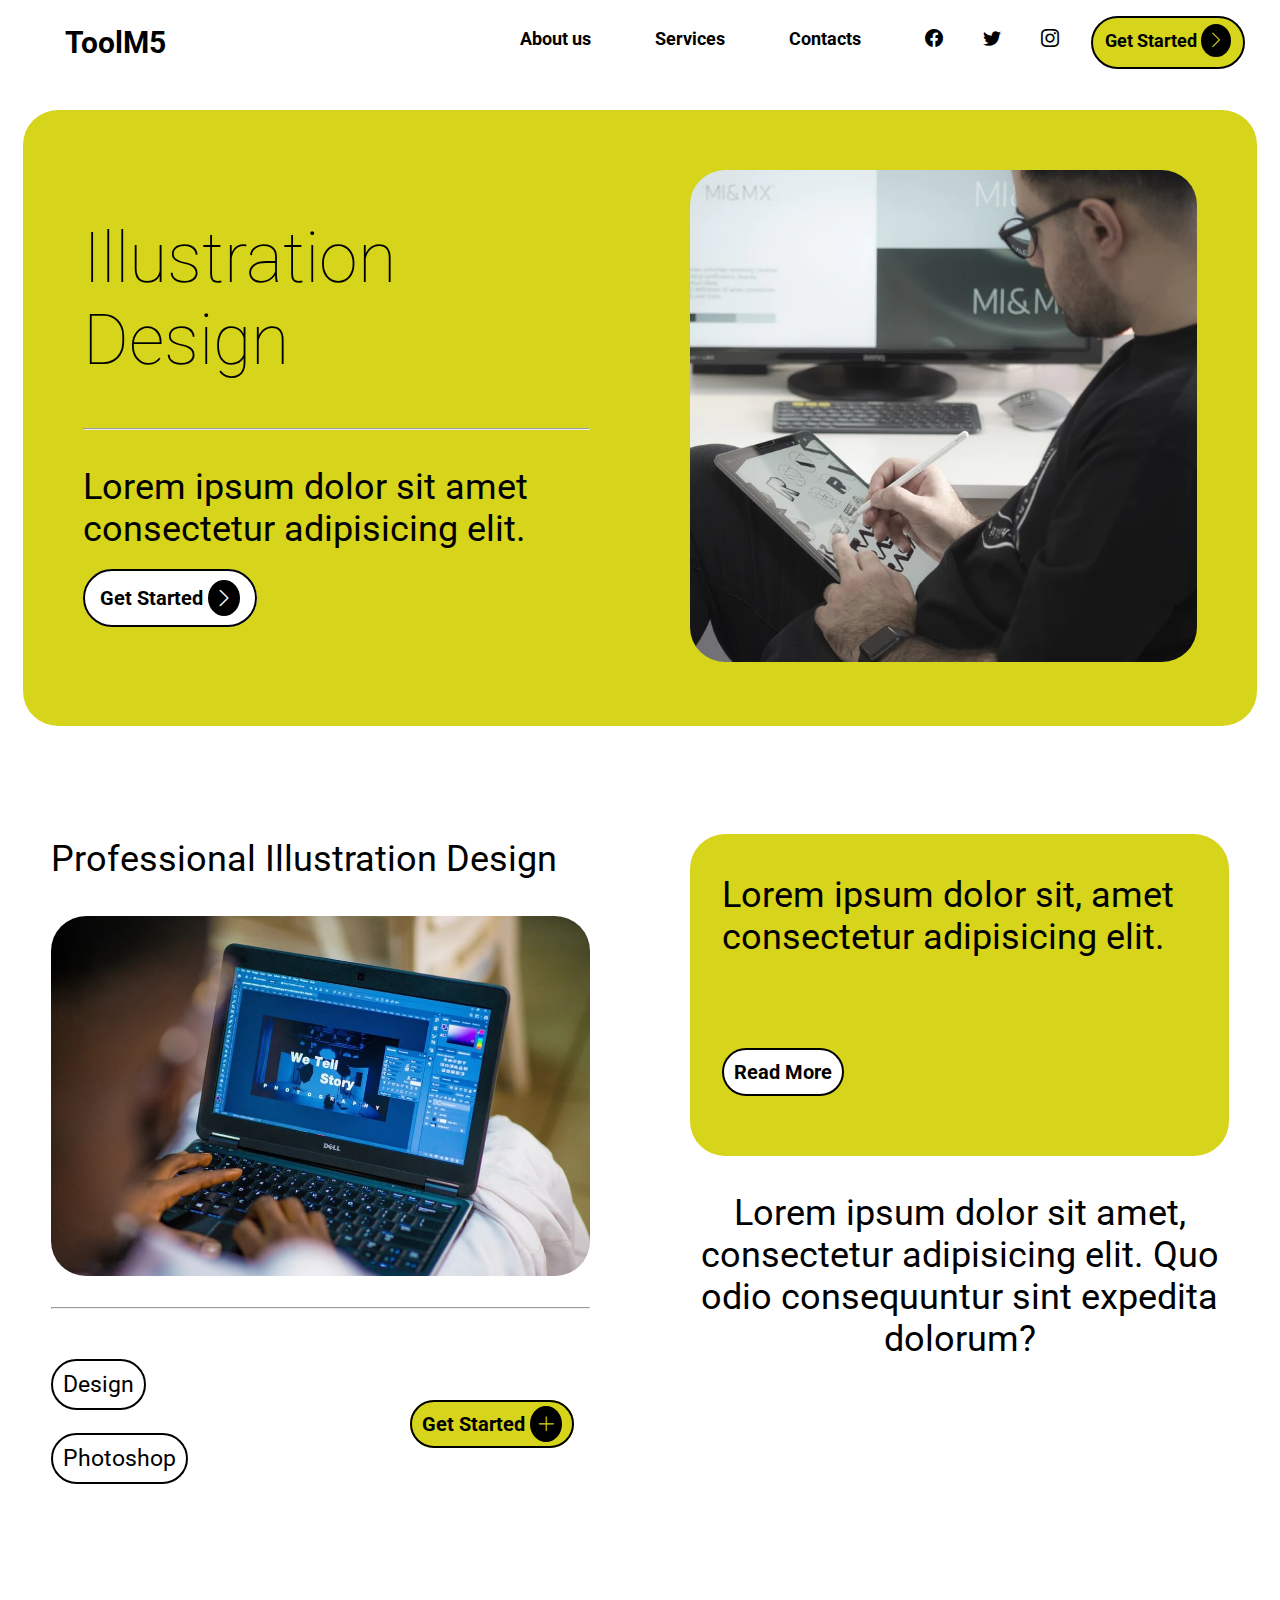
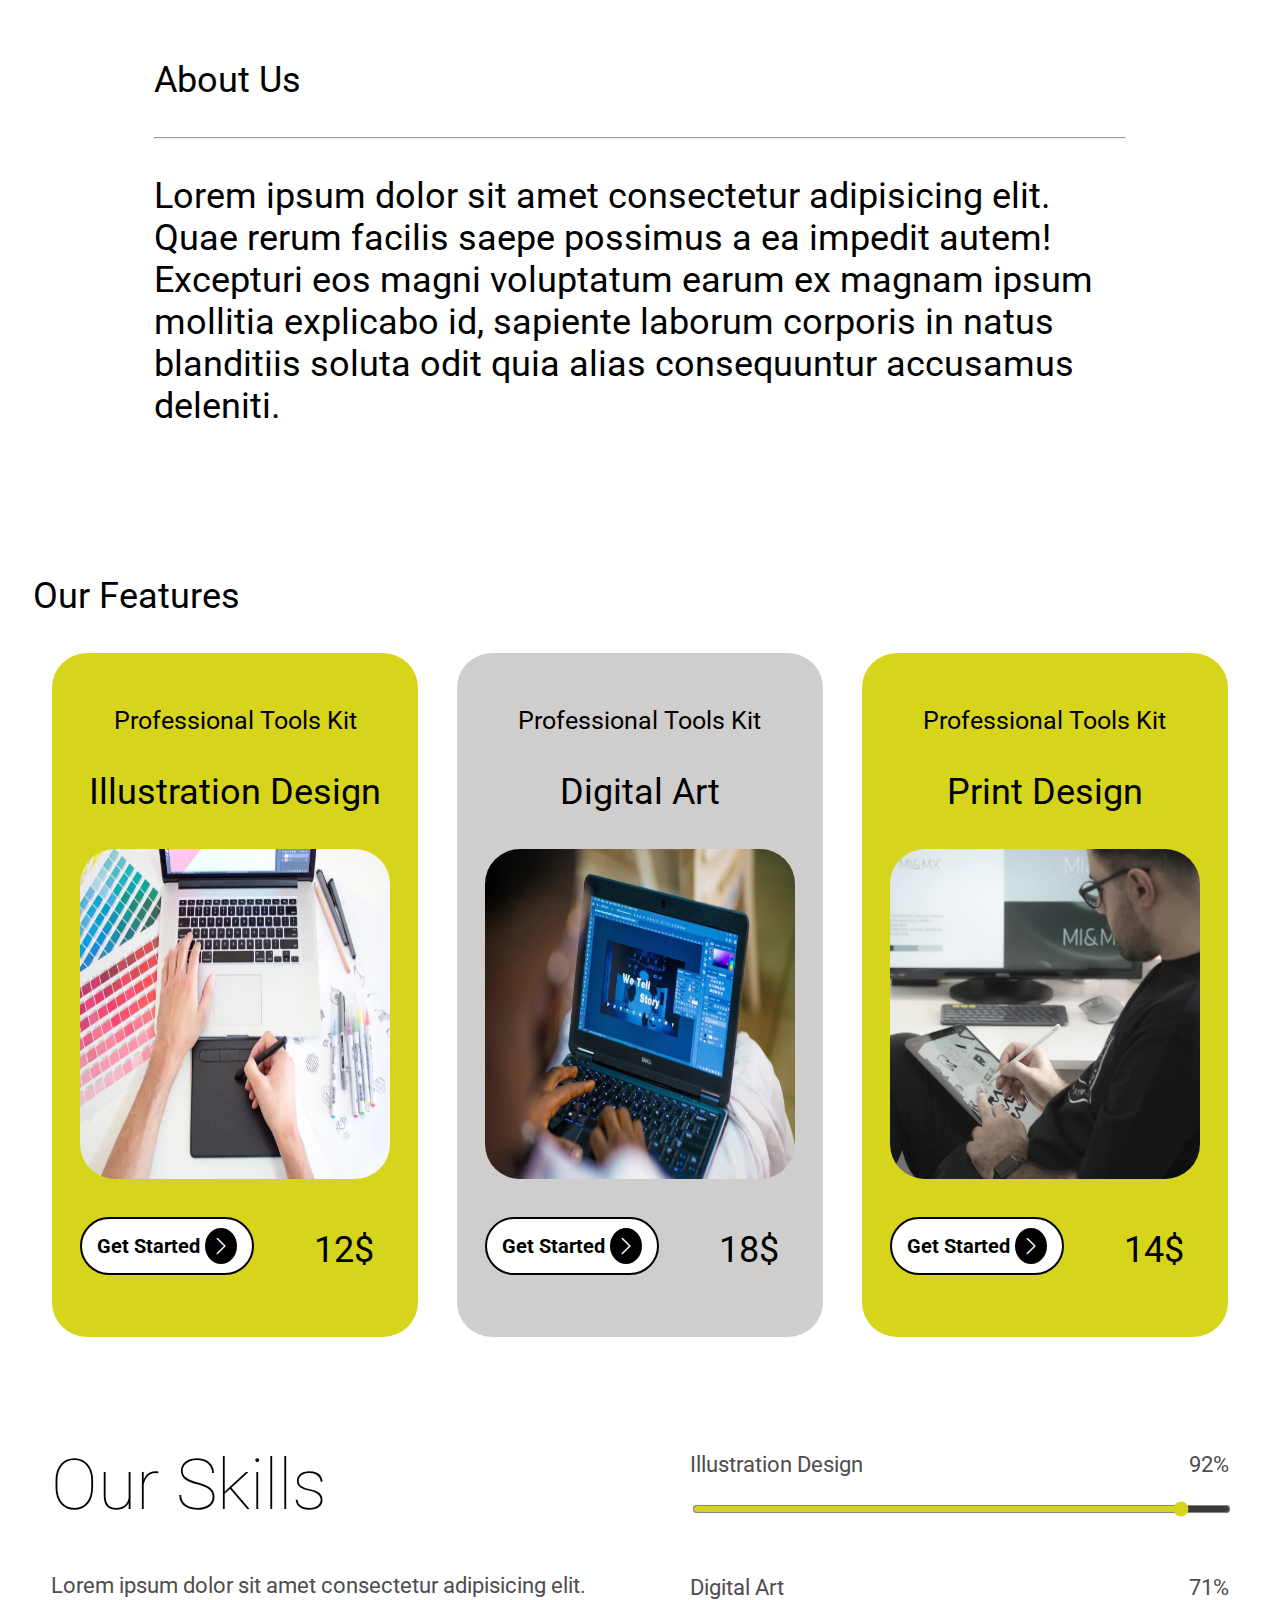
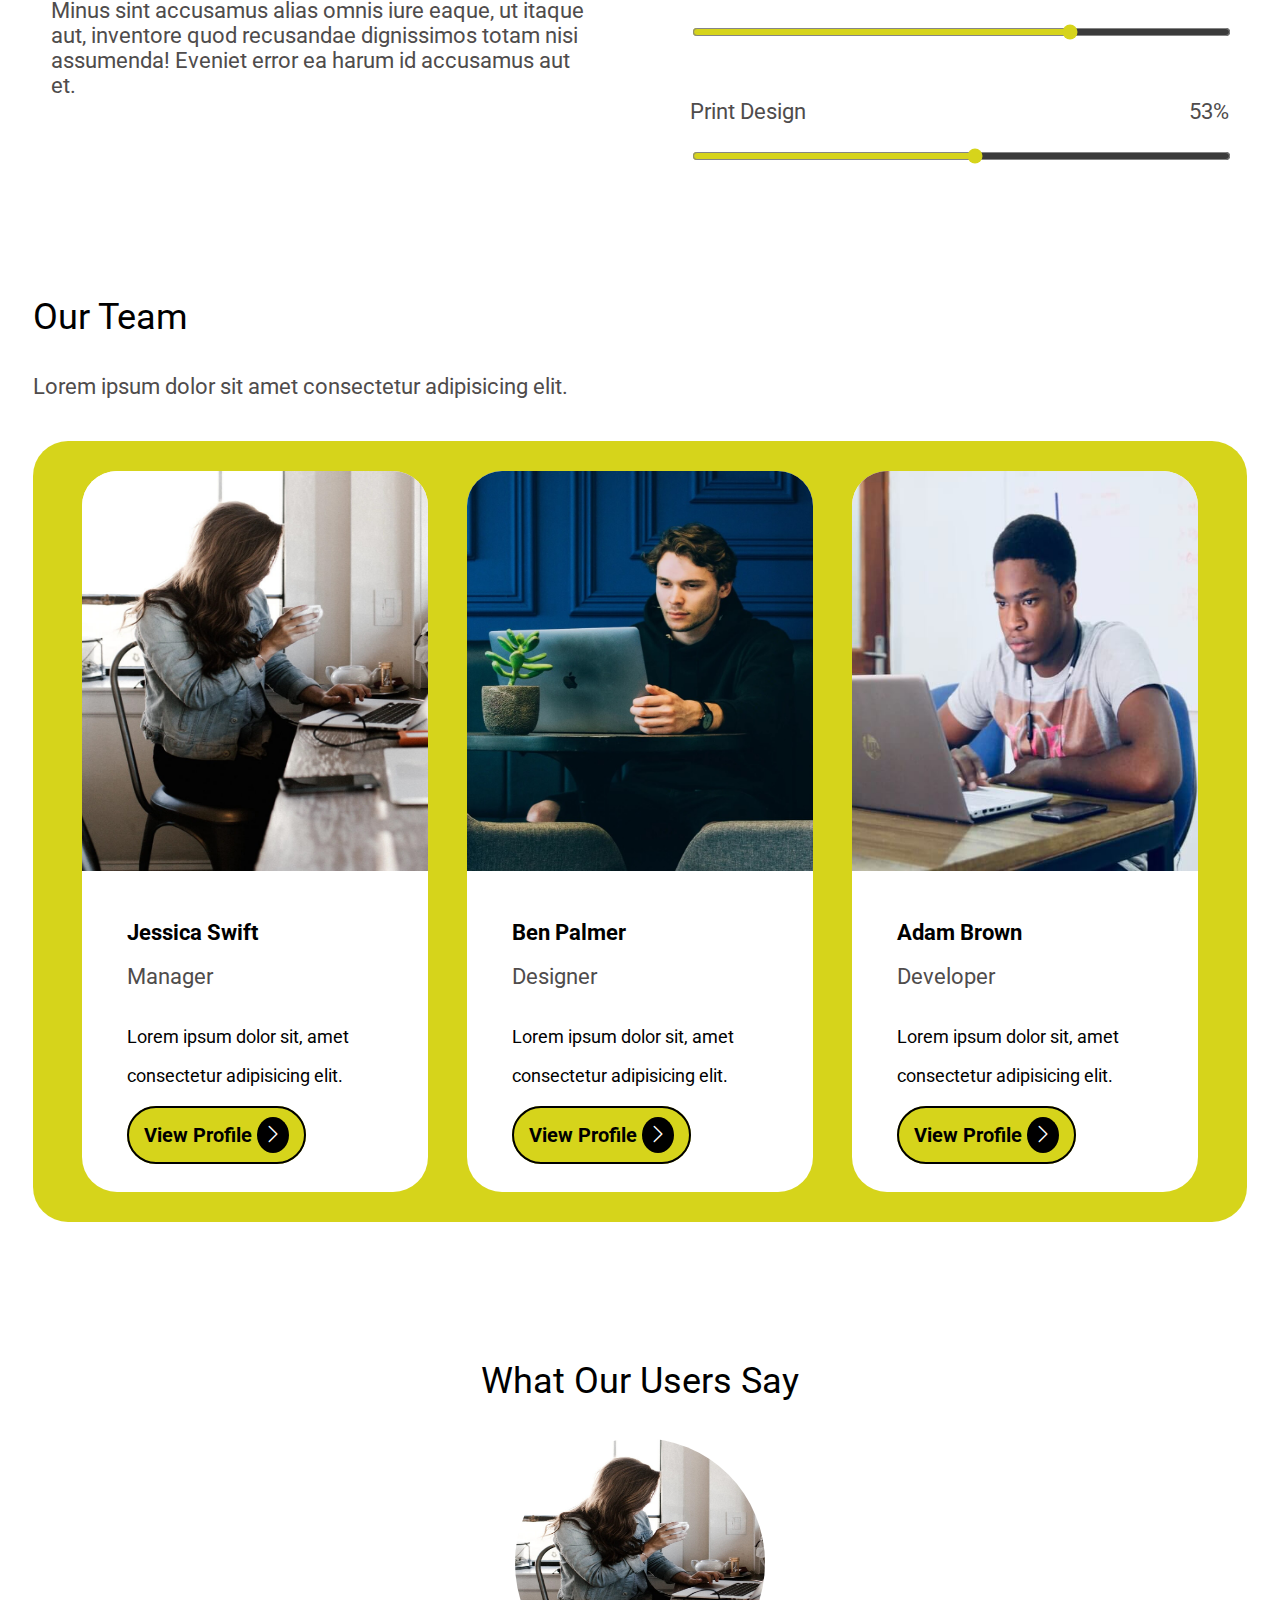
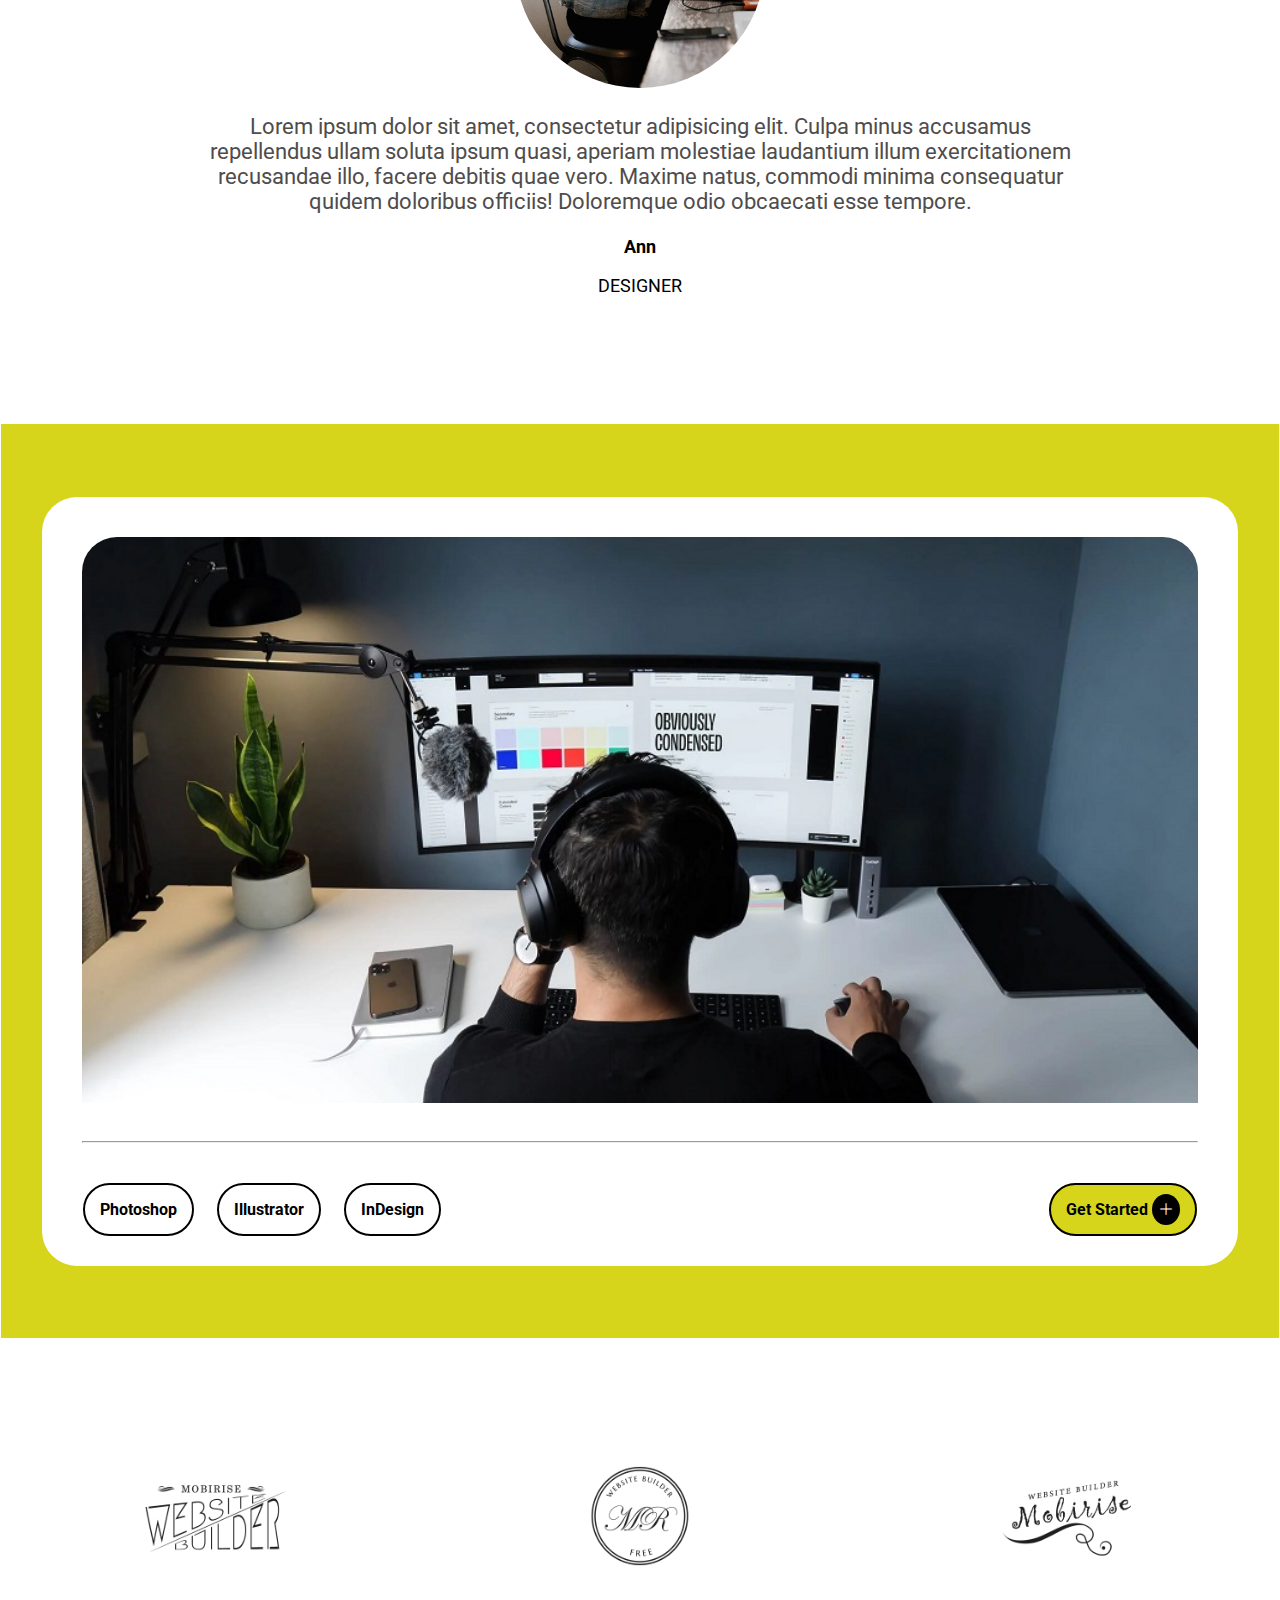
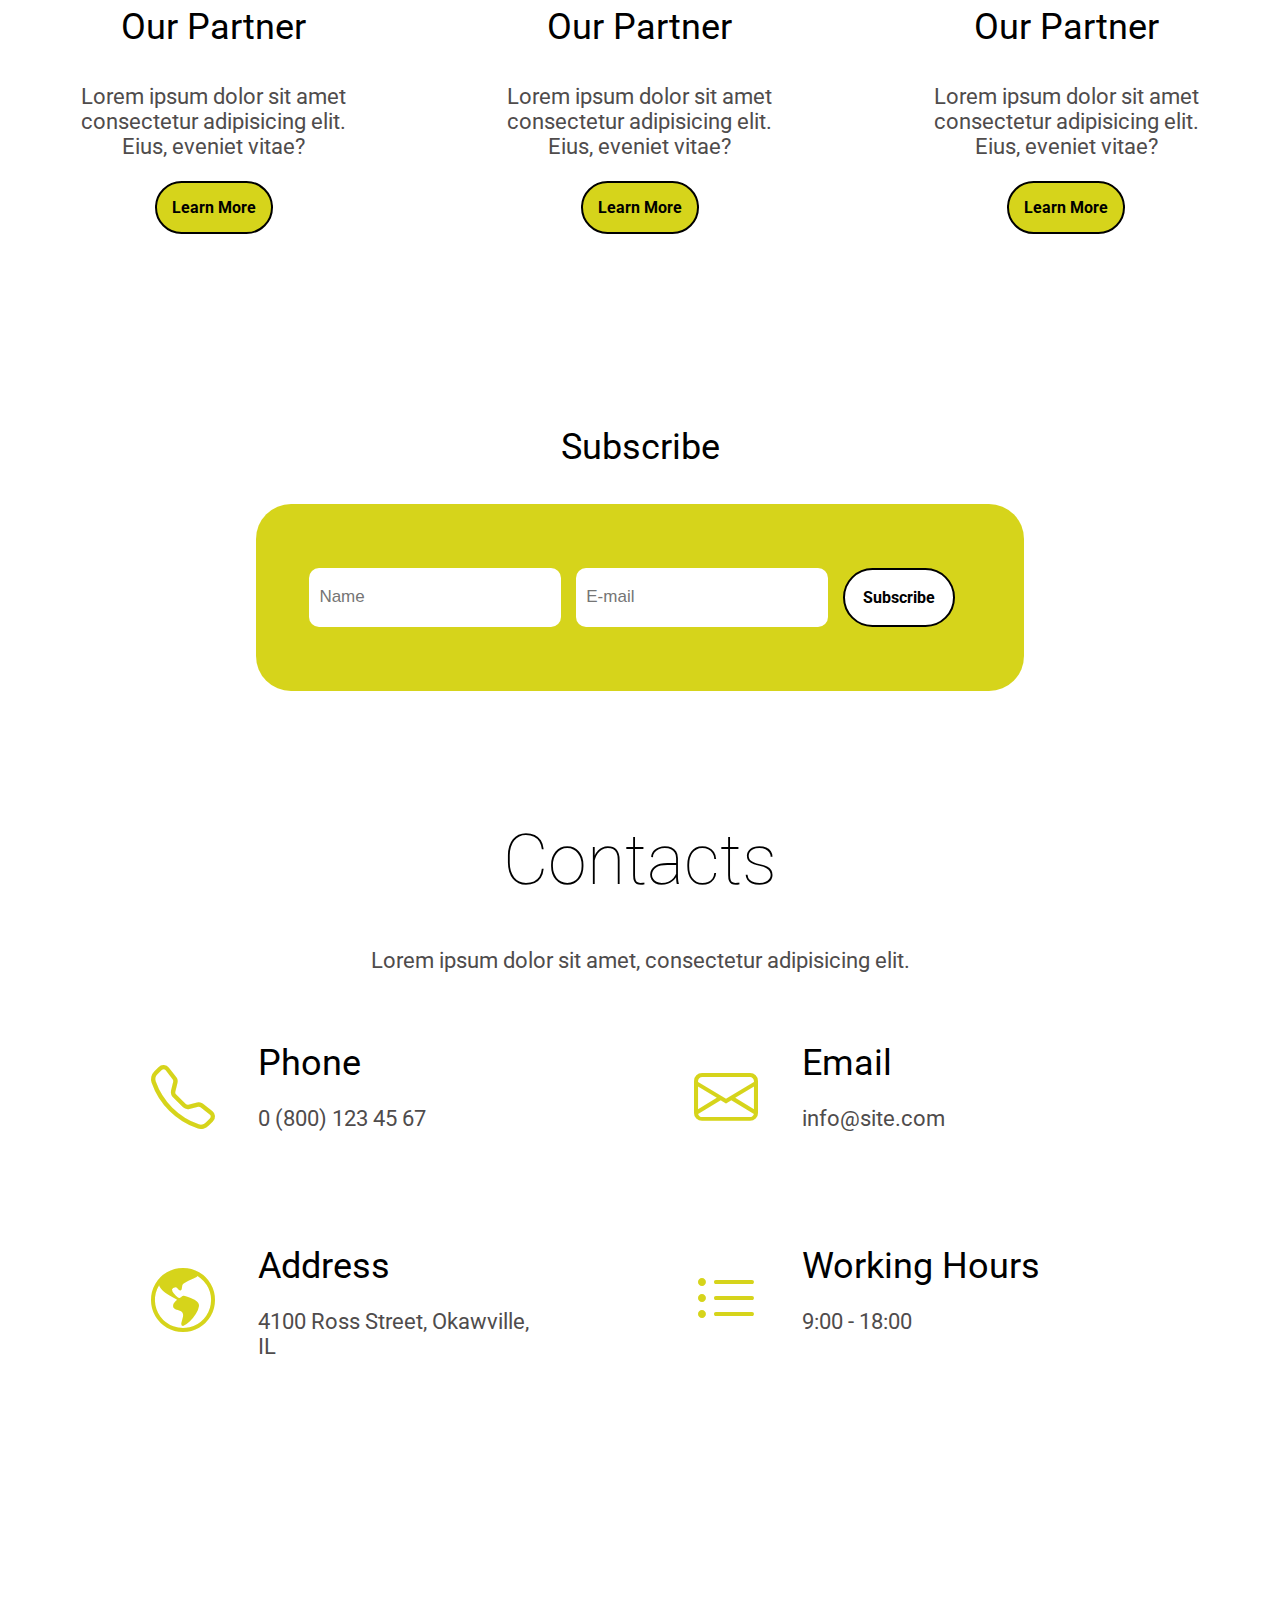
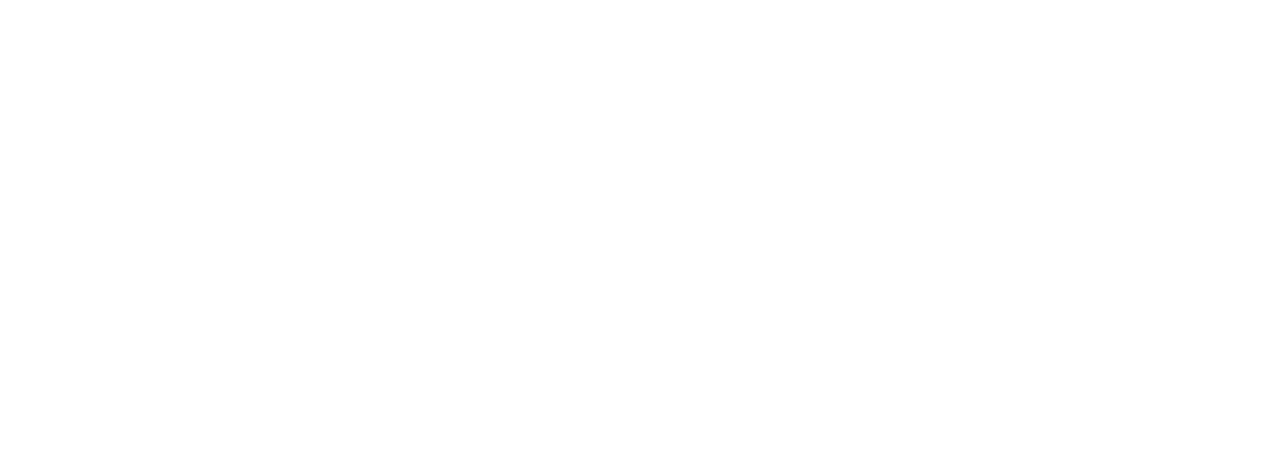
<file: layout-toolm5/index.html>
<!DOCTYPE html>
<html>
    <head>
        <meta charset="UTF-8">
        <meta name="viewport" content="width=device-width, initial-scale=1">
        <title>Tool M5</title>
        <link rel="shortcut icon" href="../templatedesign1/images/favicon.png">
        <link rel="stylesheet" href="css/style.css">
        <link rel="stylesheet" href="https://cdn.jsdelivr.net/npm/bootstrap-icons@1.10.2/font/bootstrap-icons.css">
    </head>
<body>
    <div class="content">
        <div class="navigation">
            <div class="flex">
                <div class="navhead">
                    <h2>ToolM5</h2>
                </div>
                <ul class="flex ">
                    <li class="list bold cntr"><a href="#">About us</a></li>
                    <li class="list bold cntr"><a href="#">Services</a></li>
                    <li class="list bold cntr"><a href="#">Contacts</a></li>
                    <li class="list bold cntr"><a href="#"><i class="bi bi-facebook"></i></a><a href="#"><i class="bi bi-twitter"></i></a><a href="#"><i class="bi bi-instagram"></i></a></li>
                    <li class="list bold button yel cntr"><a href="#" class="navbutton">Get Started <i class="bi bi-chevron-right"></i></a></li>
                </ul>
            </div>
        </div>
        <div class="banner">
            <div class="flex yel fluid border">
                <div class="column">
                    <h1 class="heading">Illustration
                    Design</h1>
                    <hr>
                    <p class="letter para">Lorem ipsum dolor sit amet
                    consectetur adipisicing elit.</p>
                    <a href="#" class="bold button cntr white">Get Started <i class="bi bi-chevron-right"></i></a>
                </div>
                <div class="column">
                    <div class="imgcontainer">
                        <img src="./images/features3.jpg" alt="features3" class="border">
                    </div>
                </div>
            </div>
        </div>
        <div class="section">
            <div class="flex">
                <div class="column">
                    <p class="para">Professional Illustration Design</p>
                    <div class="imgcontainer">
                        <img src="./images/features2.jpg" alt="features2" class="border">
                    </div>
                    <hr class="sechr">
                    <div class="flex">
                        <div class="box">
                            <p class="button width cntr">Design</p>
                            <p class="button width cntr">Photoshop</p>
                        </div>
                        <div class="box">
                            <a href="#" class="bold button cntr yel">Get Started <i class="bi bi-plus-lg"></i></a>
                        </div>
                    </div>
                </div>
                <div class="column">
                    <div class="raw yel border">
                        <div class="container">
                            <p class="letter para">Lorem ipsum dolor sit, amet
                            consectetur adipisicing elit.</p>
                            <p class="button white bold">Read More</p>
                        </div>
                    </div>
                    <div class="raw cntr">
                        <p class="letter para">Lorem ipsum dolor sit amet, consectetur adipisicing elit. Quo odio consequuntur sint expedita dolorum?</p>
                    </div>
                </div>
            </div>
        </div>
        <div class="about">
            <div class="parafluid">
                <p class="para">About Us</p>
                <hr>
                <p class="letter para">Lorem ipsum dolor sit amet consectetur adipisicing elit. Quae rerum facilis saepe possimus a ea impedit autem! Excepturi eos magni voluptatum earum ex magnam ipsum mollitia explicabo id, sapiente laborum corporis in natus blanditiis soluta odit quia alias consequuntur accusamus deleniti.</p>
            </div>
        </div>
        <div class="feature fluid">
            <p class="para">Our Features</p>
            <div class="flex">
                <div class="column1 yel border">
                    <p class="cntr size">Professional Tools Kit</p>
                    <p class="para cntr">Illustration Design</p>
                    <div class="imgcontainer"><img src="./images/features1.jpg" alt="features1" class="border featureimg"></div>
                    <div class="mob flex">
                        <a href="#" class="button white bold">Get Started <i class="bi bi-chevron-right"></i></a>
                        <p class="para side">12$</p>
                    </div>
                </div>
                <div class="column1 grey border">
                    <p class="cntr size">Professional Tools Kit</p>
                    <p class="para cntr">Digital Art</p>
                    <div class="imgcontainer"><img src="./images/features2.jpg" alt="features2" class="border featureimg"></div>
                    <div class="mob flex">
                        <a href="#" class="button white bold">Get Started <i class="bi bi-chevron-right"></i></a>
                        <p class="para side">18$</p>
                    </div>
                </div>
                <div class="column1 yel border">
                    <p class="cntr size">Professional Tools Kit</p>
                    <p class="para cntr">Print Design</p>
                    <div class="imgcontainer"><img src="./images/features3.jpg" alt="features3" class="border featureimg"></div>
                    <div class="mob flex">
                        <a href="#" class="button white bold">Get Started <i class="bi bi-chevron-right"></i></a>
                        <p class="para side">14$</p>
                    </div>
                </div>
            </div>
        </div>
        <div class="skills">
            <div class="flex">
                <div class="column">
                    <h1 class="heading">Our Skills</h1>
                    <p class="shade">Lorem ipsum dolor sit amet consectetur adipisicing elit. Minus sint accusamus alias omnis iure eaque, ut itaque aut, inventore quod recusandae dignissimos totam nisi assumenda! Eveniet error ea harum id accusamus aut et.</p>
                </div>
                <div class="column">
                    <div class="raw">
                        <div class="flex shade">
                            <p class="box">Illustration Design</p>
                            <p class="box end">92%</p>
                        </div>
                        <input type="range" min="1" max="100" value="92">
                    </div>
                    <div class="raw">
                        <div class="flex shade">
                            <p class="box">Digital Art</p>
                            <p class="box end">71%</p>
                        </div>
                        <input type="range" min="1" max="100" value="71">
                    </div>
                    <div class="raw">
                        <div class="flex shade">
                            <p class="box">Print Design</p>
                            <p class="box end">53%</p>
                        </div>
                        <input type="range" min="1" max="100" value="53">
                    </div>
                </div>
            </div>
        </div>
        <div class="team fluid">
            <p class="para">Our Team</p>
            <p class="shade">Lorem ipsum dolor sit amet consectetur adipisicing elit.</p>
        </div>
        <div class="fluid">
            <div class="profile flex yel border">
                <div class="column1 border white">
                    <div class="up">
                        <img src="./images/team1.jpg" alt="team1">
                    </div>
                    <div class="down">
                        <p class="bold title">Jessica Swift</p><br>
                        <p class="shade">Manager</p><br>
                        <p class="words">Lorem ipsum dolor sit, amet</p>
                        <p class="words">consectetur adipisicing elit.</p><br>
                        <a href="#" class="button yel bold">View Profile <i class="bi bi-chevron-right"></i></a>
                    </div>
                </div>
                <div class="column1 border white">
                    <div class="up">
                        <img src="./images/team2.jpg" alt="team2">
                    </div>
                    <div class="down">
                        <p class="bold title">Ben Palmer</p><br>
                        <p class="shade">Designer</p><br>
                        <p class="words">Lorem ipsum dolor sit, amet</p>
                        <p class="words">consectetur adipisicing elit.</p><br>
                        <a href="#" class="button yel bold">View Profile <i class="bi bi-chevron-right"></i></a>
                    </div>
                </div>
                <div class="column1 border white">
                    <div class="up">
                        <img src="./images/team3.jpg" alt="team3">
                    </div>
                    <div class="down">
                        <p class="bold title">Adam Brown</p><br>
                        <p class="shade">Developer</p><br>
                        <p class="words">Lorem ipsum dolor sit, amet</p>
                        <p class="words">consectetur adipisicing elit.</p><br>
                        <a href="#" class="button yel bold">View Profile <i class="bi bi-chevron-right"></i></a>
                    </div>
                </div>
            </div>
        </div>
        <div class="user">
            <div class="userfluid cntr">
                <p class="para">What Our Users Say</p>
                <img src="./images/team1.jpg" alt="team1">
                <p class="shade">Lorem ipsum dolor sit amet, consectetur adipisicing elit. Culpa minus accusamus repellendus ullam soluta ipsum quasi, aperiam molestiae laudantium illum exercitationem recusandae illo, facere debitis quae vero. Maxime natus, commodi minima consequatur quidem doloribus officiis! Doloremque odio obcaecati esse tempore.</p>
                <p class="bold words">Ann</p>
                <p class="words">DESIGNER</p>
            </div>
        </div>
        <div class="main yel">
            <div class="main1 white border">
                <div class="main-img">
                    <img src="./images/features4.jpg" alt="features4">
                    <hr class="sechr">
                </div>
                <div class="mainfluid flex">
                    <div class="flex box">
                        <p class="button bold cntr">Photoshop</p>
                        <p class="button bold cntr">Illustrator</p>
                        <p class="button bold cntr">InDesign</p>
                    </div>
                    <div class="mainbutton">
                    <a href="#" class="bold yel button cntr">Get Started <i class="bi bi-plus-lg"></i></a>
                    </div>
                </div>
            </div>
        </div>
        <div class="flex partner">
            <div class="column1 cntr">
                <img src="./images/1.png" alt="1.png" class="png">
                <p class="para">Our Partner</p>
                <p class="shade">Lorem ipsum dolor sit amet consectetur adipisicing elit. Eius, eveniet vitae?</p>
                <p class="button bold yel">Learn More</p>
            </div>
            <div class="column1 cntr">
                <img src="./images/2.png" alt="2.png"  class="png">
                <p class="para">Our Partner</p>
                <p class="shade">Lorem ipsum dolor sit amet consectetur adipisicing elit. Eius, eveniet vitae?</p>
                <p class="button bold yel">Learn More</p>
            </div>
            <div class="column1 cntr">
                <img src="./images/3.png" alt="3.png" class="png">
                <p class="para">Our Partner</p>
                <p class="shade">Lorem ipsum dolor sit amet consectetur adipisicing elit. Eius, eveniet vitae?</p>
                <p class="button bold yel">Learn More</p>
            </div>
        </div>
        <div class="subscribe cntr">
            <p class="para">Subscribe</p>
            <div class="subfluid yel border">
                <div class="flex">
                    <input type="text" placeholder="Name" class="sub">
                    <input type="email" placeholder="E-mail" class="sub">
                    <a class="button sub bold white cntr">Subscribe</a>
                </div>
            </div>
        </div>
        <div class="contact">
            <div class="cntr">
                <h1 class="heading">Contacts</h1>
                <p class="shade">Lorem ipsum dolor sit amet, consectetur adipisicing elit.</p>
            </div>
        </div>
        <div class="detail">
            <div class="flex">
                <div class="column">
                    <div class="logo-cntr flex">
                        <div class="logo">
                            <p><i class="bi bi-telephone"></i></p>
                        </div>
                        <div class="just">
                            <p class="para">Phone</p>
                            <p class="shade">0 (800) 123 45 67</p>
                        </div>
                    </div>
                </div>
                <div class="column">
                    <div class="logo-cntr flex">
                        <div class="logo">
                            <p><i class="bi bi-envelope"></i></p>
                        </div>
                        <div class="just">
                            <p class="para">Email</p>
                            <p  class="shade">info@site.com</p>
                        </div>
                    </div>
                </div>
            </div>
            <div class="flex">
                <div class="column">
                    <div class="logo-cntr flex">
                        <div class="logo">
                            <p><i class="bi bi-globe-americas"></i></p>
                        </div>
                        <div class="just">
                            <p class="para">Address</p>
                            <p class="shade">4100 Ross Street, Okawville, IL</p>
                        </div>
                    </div>
                </div>
                <div class="column">
                    <div class="logo-cntr flex">
                        <div class="logo">
                            <p><i class="bi bi-list-ul"></i></p>
                        </div>
                        <div class="just">
                            <p class="para">Working Hours</p>
                            <p class="shade">9:00 - 18:00</p>
                        </div>
                    </div>
                </div>
            </div>
        </div>
        <div class="footer">
            <iframe class="iframe" src="https://www.google.com/maps/embed?pb=!1m18!1m12!1m3!1d1647.5830245430013!2d77.7974460097818!3d9.443271024783472!2m3!1f0!2f0!3f0!3m2!1i1024!2i768!4f13.1!3m3!1m2!1s0x3b06cee6d797be0b%3A0xca4b550afa10ced6!2sSri%20Softwarez!5e1!3m2!1sen!2sin!4v1694068643108!5m2!1sen!2sin" style="border:0;" allowfullscreen="" loading="lazy" referrerpolicy="no-referrer-when-downgrade"></iframe>
        </div>
    </div>
</body>
</html>
</file>
<file: bootstrap-auction/css/style.css>
.intro {background-image: url("../images/hero_1.jpg.webp");background-size: cover;}
.introbg {background-color: #5150504d;}
.navcntr {padding: 20px 0;}
.navitem :hover {background-color: white;}
.head-1 {font-weight: 900;font-size: 60px;}
.para-1 {font-size: 20px;}
.nav-item :hover {background-color: black;}
.introbtn button {background-color:#f37121; border-radius: 0;border-color: #f37121;padding: 14px 20px;}
.introbtn :hover {background-color: #e25d0c;}
.para-2 {color: #f37121;font-size: 11px;letter-spacing: 0.2rem;font-weight: 700;}
.head-2 {font-size: 2rem;}
.circle {position: absolute;display: inline-block;width: 90px;height: 90px;line-height: 90px;border-radius: 50%;background: #f37121;font-size: 20px;text-align: center;color: #fff;font-weight: 700;}
.ico-1 {width: 90px;height: 90px;border-radius: 50%;line-height: 90px;text-align: center;display: inline-block;background: #f37121;color: #fff;font-size: 40px;margin-bottom: 20px;}
.head-3 {font-size: 20px;font-weight: 600;}
.card :hover {background-color: powderblue;}
.para-3 {font-size: 18px;color: #f37121;margin-bottom: 0;}
.ico-2 {width: 70px;height: 70px;line-height: 70px;border-radius: 50%;text-align: center;display: inline-block;background: #f37121;color: #fff;font-size: 40px;}
.testimonial {background-image: url("../images/hero_1.jpg.webp");background-size: cover;background-position: center;}
.testimonialbg {background-color: #f37121;opacity:0.9;}
.sm-img {width: 50px;height: 50px;border-radius: 50%;}
.head-4 {font-size: 1.2rem;font-weight: 600;}
.para-4 {font-size: 15px;font-weight: 400;line-height: 1.7;}
.para-5 {font-size: 20px;font-weight: 300;line-height: 1.7;color: rgba(255, 255, 255, 0.5);letter-spacing: 1px;}
.foot {color: #777;text-decoration: underline;font-size: 15px;}
.head-5 {font-size: 16px;color: #000;font-weight: 500;}
.para-clr {color: #999999;}
.p-clr {color: rgba(255, 255, 255, 0.5);}
.fa {font-size: 30px;}
</file>
<file: layout-toolm5/css/style.css>
@import url('https://fonts.googleapis.com/css2?family=Roboto&display=swap');
body{margin: 0;padding: 0;box-sizing: border-box;font-family: 'Roboto', sans-serif;background-color: white;}
li {list-style-type: none;}
a {text-decoration: none;color: black;}
.yel {background-color: rgba(214, 211, 24, 0.988);}
.white {background-color: white;}
.grey {background-color:#d0cdcd;}
.button {border: 2px solid black; border-radius: 35px;}
.button:hover , a:hover{background-color: powderblue;}
.cntr {text-align: center;}
.bold {font-weight: bold;}
.flex {display: flex;}
.border {border-radius: 35px;}
.content {width: 99.9%;margin: 0 auto;}
.navigation {width: 100%;}
.navhead {width: 30%;text-align: left;margin: 0 0 0 5%;}
.navhead > h2 {font-size: 30px;}
.navigation > ul {width: 70%;}
.navbutton {width: fit-content;display: contents;}
.list {float: left; padding: 12px; font-size: 18px;}
.list > a {padding: 20px;}
.button .bi {color: rgba(214, 211, 24, 0.988);background-color: black;border-radius: 50%; padding: 6px;}
.banner {width: 100%; margin: 2% auto;}
.fluid {width: 95%; margin: 0 auto; padding: 10px;}
.column {width: 50%;padding: 50px;}
.heading {font-size: 70px;font-weight: 100;}
.para {font-size: 36px;}
.white .bi {color: white;}
.fluid .button {padding: 15px;font-size: 20px;}
.imgcontainer > img {width:100%}
.sechr {margin: 5% auto;}
.box {width: 50%;}
.width {width: fit-content;padding: 15px;font-size: 23px;}
.box .button {padding: 10px;}
.box > a {position: relative;left: 7vw; top: 6vw;font-size: 20px;}
.container {padding: 40px 32px;}
.container .para {margin: 0 0 7vw 0;}
.container .button {padding: 10px;font-size: 20px;width: fit-content;}
.about {width: 100%;text-align: left;}
.parafluid {margin: 8% 12%;}
.column1 {width: 30%;}
.feature .column1 {margin: 0 1.6%;padding: 28px;}
.featureimg {height: 330px;}
.feature .button {padding: 15px;height: fit-content;margin: 11% 0;}
.side {padding: 10px 0 0 60px;}
.size {font-size: 25px;}
.shade {font-size: 22px;color: #4f4c4c;}
.raw {margin: 6% 0;}
.raw > input {width: 100%;accent-color: rgba(214, 211, 24, 0.988);}
.raw > input:hover {accent-color: blue;}
.end {text-align: right;}   
.up > img {width: 100%;border-top-right-radius: 35px;border-top-left-radius: 35px;height: 400px;}
.profile {padding: 30px;}
.profile .column1 {margin: 0 1.7%;}
.down {padding: 45px;}
.title {font-size: 22px;margin: 0;}
.down .shade {margin: 0;}
.words {font-size: 18px;}
.userfluid > img {border-radius: 50%;height: 250px;width: 250px;}
.userfluid {width: 70%;margin: 10% auto;}
.main {padding: 10px;}
.main1 {width: 95%; margin: 5% auto;}
.main-img {padding: 40px;}
.main-img > img {width: 100%;border-top-right-radius: 35px;border-top-left-radius: 35px;}
.main-img .sechr {margin: 3% auto 0;}
.mainfluid {width: 95%;margin: 0 auto;padding: 0 0 30px;}
.mainfluid .button {height: fit-content;padding: 15px;margin: 0 2%;}
.mainbutton {width: 50%;margin: auto;text-align: end;}
.partner .column1 {margin: 10% 5%; text-align: center;}
.png {width: 150px;height: 100px;}
.partner .button {height: fit-content;padding: 15px;width: fit-content;margin: 0 auto;}
.subscribe {width: 60%;margin: 5% auto;}
.subfluid {padding: 5vw 53px;}
.flex .sub {margin: 0 auto 0 0;padding: 10px;}
input.sub {width:35%;border-radius: 10px;border: 1px transparent;}
.subfluid .button {padding: 18px;}
input::placeholder {font-size: 17px;}
.contact {margin: 10% auto 2%;}
.detail {width: 85%;margin: 2% auto;}
.detail .column {padding: 0;margin: 0 5%;}
.logo .bi {color: rgba(214, 211, 24, 0.988);}
.logo > p {font-size: 5vw;}
.just {text-align: left; margin: 10%;}
.just .para {margin: 0;}
.footer {width: 100%;}
.iframe {width:100%;height:600px;}

@media all and (min-width:5px) and (max-width:767.98px) {
    .column {width: 100%; padding: 0;}
    .column1 {width: 100%;}
    .flex {display: block;}
    .heading {font-size: 50px;}
    .para {font-size: 27px;text-align: center;}
    .letter {font-size: 22px;}
    .border {border-radius: 0;}
    .box {width: 100%;}
    .fluid {width: 94%;}
    .navigation {display: flex;}
    .navhead {margin: auto;width: fit-content;}
    .navigation .flex {width: 100%;padding: inherit;}
    .list {float: none;}
    .list > a {padding: 13px;}
    .navigation .button {width: 45%;margin: auto;}
    .banner .heading {text-align: center;}
    .banner .button {width: fit-content;margin: auto;display: inherit;}
    .imgcontainer {margin: 10% 2%;}
    .section {width: 98%;margin: 0 auto;}
    .width {width: fit-content;font-size: 18px;}
    .box .button {margin: 2% auto;padding: 10px;}
    .box > a {position: static;display: block;width: 45%;}
    .container .button {margin: auto;}
    .about {margin: 20% 0;}
    .feature .flex {width: 100%;}
    .feature .column1 {width: auto; margin: 10% auto;}
    .feature .button {margin: 5% auto;width: fit-content;display: block;}
    .mob > p {display: none;}
    .skills {text-align: center;margin: 0 5%;}
    .raw .flex {display: flex;text-align: justify;}
    .team .shade {text-align: center;}
    .up > img {height: 300px;border-top-right-radius: 0;border-top-left-radius: 0;}
    .profile .column1 {margin: 6% auto;}
    .userfluid {width: 75%;}
    .main-img > img {border-top-right-radius: 0;border-top-left-radius: 0;}
    .mainfluid .button {width: 45%;}
    .mainbutton {width: 100%;}
    .mainbutton .button {width: 45%;display: block;margin: auto;}
    .partner .column1 {margin: 10% auto;}
    .subscribe {width: 95%;}
    .subfluid {padding: 10px 0;}
    .flex .sub {margin: 2% auto;width: 75%;display: block;}
    .subfluid .button {padding: 8px;}
    .detail .column {margin: auto;}
    .logo-cntr {display: flex;}
    .logo {width: 25%;}
    .logo > p {font-size: 50px;}
    .just {margin: 10% auto;}
    .just .shade {text-align: center;}
    .iframe {height: 400px;}
}
@media all and (min-width:768px) and (max-width:992px){
    .letter {font-size: 25px;}
    .navigation {display: block;}
    .navhead {margin: auto;width: fit-content;}
    .navigation .flex {width: 100%;padding: inherit;display: block;}
    .list {float: none;}
    .list > a {padding: 13px;}
    .navigation .button {width: fit-content;margin: auto;}
    .box .button {width: fit-content;display: block ruby;}
    .side {padding: 0px 0 0 60px;}
    .subscribe {width: 70%;}
    .subfluid {padding: 30px 20px;}
    input.sub {width: 30%;}
    .heading {font-size: 55px;}
    .feature .flex {display: block;}
    .feature .column1 {width: auto;margin: 2% auto;}
    .column1 .mob {display: flex;}
    .feature .button {margin: auto;position: relative;right: 200px;}
    .profile {padding: 20px;}
    .down {padding: 15px;}
    .up > img {height: 250px;}
    .profile .column1 {padding: 0 0 20px 0;}
    .iframe {height: 400px;}
}
</file>
<file: bootstrap-mediplus/css/style.css>
@import url("https://cdn.jsdelivr.net/npm/bootstrap-icons@1.11.1/font/bootstrap-icons.css");
a {text-decoration: none;}
li {list-style-type: none;}
.bluebg {background-color: #207dff;}
.banner {background-image: url("../images/bg_3.jpg.webp");background-size: cover;}
.blue {color: #207dff;}
.navcntr {background-color: #e6e6e6a3;}
.toplist li {font-size: 19px;font-weight: 600;}
.reddiv button {background-color: #ff5f57;color: white;font-size: 14px;padding: 12px;}
.head-1 {font-size: 80px;color: black;}
.para {font-size: 18px;line-height: 1.6;letter-spacing: 0.2px;}
.bluediv button {background-color: #207dff;}
.imgcntr-1 {background-image: url("../images/about.jpg.webp");background-position: bottom;background-size: cover;}
.head-2 {font-size: 45px;color: black;}
.head-3 {font-size: 22px;font-weight: 600;}
.red {color: #ff5f57;}
.i-size i {font-size: 40px;}
.free {font-size: 16px;letter-spacing: 1.8px;}
.redbtn button {background-color: #ff5f57;color: white;}
.imgcntr-2 {background-image: url("../images/bg_2.jpg.webp");background-position: center 50%;background-size: 100%;}
.searchbg {background-color: #3937374f;}
.head-4 {font-size: 55px;color: black;}
.white button {background-color: white;font-weight: 600;font-size: 18px;}
.imgcntr-3 {background-image: url("../images/dept-1.jpg.webp");background-repeat: no-repeat;background-size: cover;background-position: 47%;}
.dept i {font-size: 40px;}
.name {letter-spacing: 1.8px;}
.patientbg {background-color: #2197ffbf;}
.head-5 {font-size: 50px;}
.thick {font-weight: 600;}
.head-6 {font-size: 18px;}
.contact i {font-size: 30px;}
.imgcntr-4 img {width: 150px;height: 150px;border-radius: 50%;}
.icon {border-radius: 50%;width: 40px;height: 40px;position: relative;left: 30px;bottom: 30px;margin: auto;font-size: 45px;background-color: #ff5f57;}
.banner-1 {background-image: url("../images/bg_3.jpg.webp");background-size: 149%;}
.f-icon i {width: 45px;height: 39px;border-radius: 50%;font-size: 24px;text-align: center;}
.u-list {list-style-type: disclosure-closed;}
.ulist {padding-left: 16px;}
.footer {background-image: url("../images/footer-bg.jpg.webp");background-size: cover;background-position: center;}
.footerbg {background-color: rgba(255, 255, 255, 0.64);}
.td-1 {border-right: 1px solid #ffffff42; border-bottom: 1px solid #ffffff42;}
.td-2 {border-top: 1px solid #ffffff42;border-left: 1px solid #ffffff42;}
@media all and (min-width: 5px) and (max-width: 767.98px){
    .head-1 {font-size: 60px;}
    .imgcntr-2 {background-size: cover;}
    .head-4 {font-size: 40px;}
    .banner-1 {background-size: cover;}
}
@media all and (min-width:768px)and (max-width:992px){
    .banner-1 {background-size: cover;}
}
</file>
